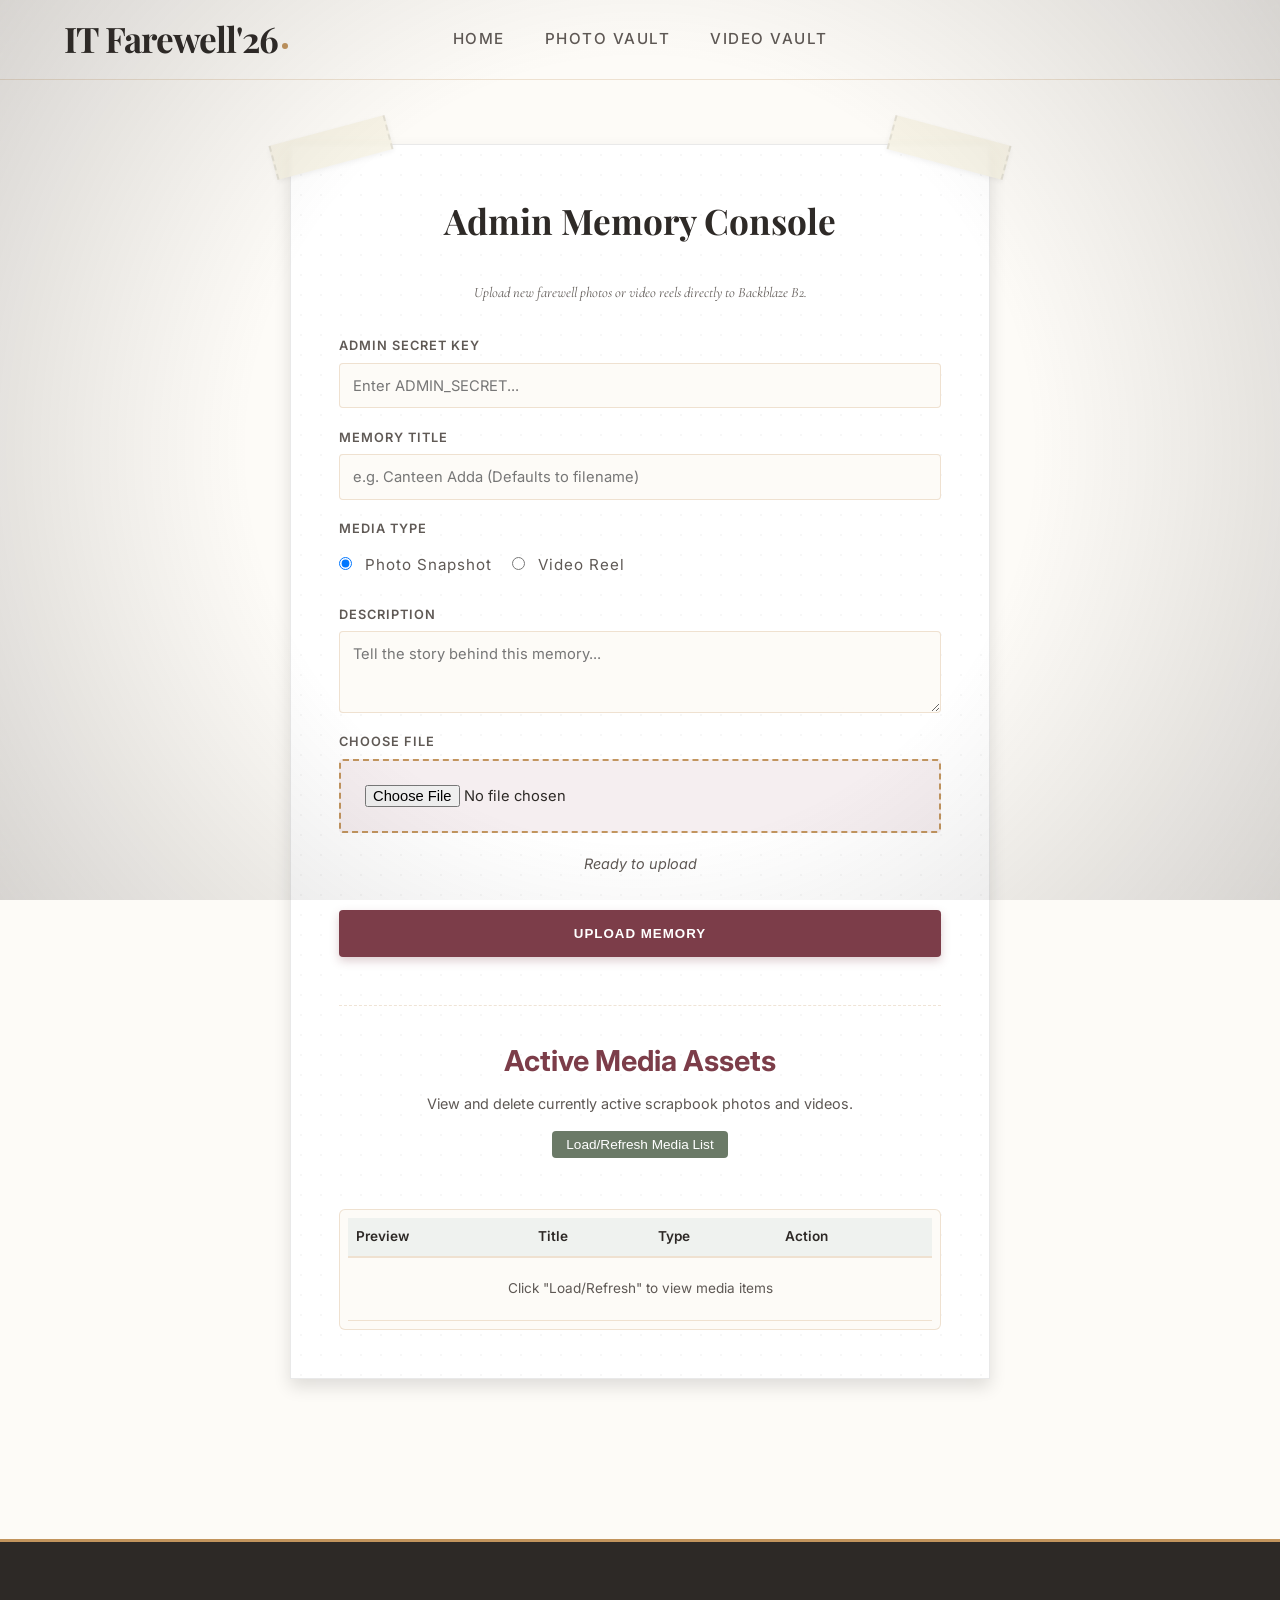
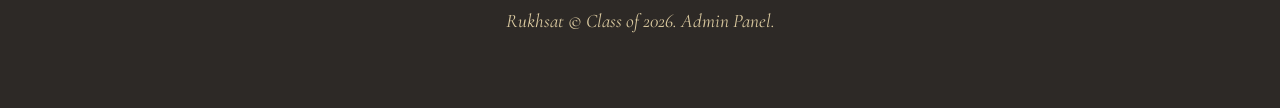
<file: admin.html>
<!doctype html>
<html lang="en">
    <head>
        <meta charset="UTF-8" />
        <meta
            name="viewport"
            content="width=device-width, initial-scale=1.0"
        />
        <title>Rukhsat — Admin Memory Console</title>
        <link
            rel="preconnect"
            href="https://fonts.googleapis.com"
        />
        <link
            rel="preconnect"
            href="https://fonts.gstatic.com"
            crossorigin
        />
        <link
            href="https://fonts.googleapis.com/css2?family=Caveat:wght@400..700&family=Cormorant+Garamond:ital,wght@0,300;0,400;0,600;1,300;1,400&family=Inter:wght@300;400;500;600&family=Playfair+Display:ital,wght@0,400..900;1,400..900&display=swap"
            rel="stylesheet"
        />
        <link rel="stylesheet" href="styles.css" />
        <style>
            .admin-container {
                max-width: 700px;
                margin: 4rem auto;
                width: 100%;
            }
            .admin-form-card {
                padding: 3rem;
            }
            .admin-title {
                font-family: var(--font-title);
                font-size: 2.2rem;
                color: var(--text-charcoal);
                text-align: center;
                margin-bottom: 2rem;
            }
            .progress-bar-container {
                width: 100%;
                height: 12px;
                background: var(--sage-green-light);
                border: 1px solid var(--border-sepia);
                border-radius: 6px;
                overflow: hidden;
                margin: 15px 0;
                display: none;
            }
            .progress-bar-fill {
                height: 100%;
                width: 0%;
                background: var(--rose-burgundy);
                transition: width 0.2s ease;
            }
            .status-text {
                font-size: 0.9rem;
                color: var(--text-muted);
                font-style: italic;
                text-align: center;
            }
            .admin-list-container {
                margin-top: 2.2rem;
                max-height: 250px;
                overflow-y: auto;
                border: 1.5px solid var(--border-sepia);
                background: var(--bg-linen);
                border-radius: 6px;
                padding: 0.5rem;
            }
            .admin-table {
                width: 100%;
                border-collapse: collapse;
                font-size: 0.85rem;
                text-align: left;
            }
            .admin-table th {
                background: var(--sage-green-light);
                color: var(--text-charcoal);
                font-weight: 600;
                padding: 8px;
                border-bottom: 2px solid var(--border-sepia);
                position: sticky;
                top: 0;
                z-index: 10;
            }
            .admin-table td {
                padding: 8px;
                border-bottom: 1px solid var(--border-sepia);
                vertical-align: middle;
                color: var(--text-charcoal);
            }
            .admin-table tr:hover {
                background: rgba(124, 61, 73, 0.05);
            }
            .btn-edit {
                background: #4a5d4e;
                color: white;
                border: none;
                padding: 4px 8px;
                border-radius: 4px;
                cursor: pointer;
                font-size: 0.75rem;
                margin-right: 5px;
                transition: background 0.2s ease;
            }
            .btn-edit:hover {
                background: #5b7461;
            }
            .btn-delete {
                background: #7c3d49;
                color: white;
                border: none;
                padding: 4px 8px;
                border-radius: 4px;
                cursor: pointer;
                font-size: 0.75rem;
                transition: background 0.2s ease;
            }
            .btn-delete:hover {
                background: #c33c54;
            }
            .btn-refresh {
                background: var(--sage-green);
                color: white;
                border: none;
                padding: 6px 14px;
                border-radius: 4px;
                cursor: pointer;
                font-size: 0.85rem;
                margin-bottom: 1rem;
                transition: opacity 0.2s ease;
            }
            .btn-refresh:hover {
                opacity: 0.9;
            }
            .media-thumbnail-mini {
                width: 40px;
                height: 40px;
                object-fit: cover;
                border-radius: 4px;
                border: 1px solid var(--border-sepia);
            }
            @media (max-width: 768px) {
                .admin-container {
                    margin: 2rem auto;
                    padding: 0 10px;
                }
                .admin-form-card {
                    padding: 1.5rem 1.2rem;
                }
                .admin-title {
                    font-size: 1.8rem;
                    margin-bottom: 1.5rem;
                }
                .admin-list-container {
                    margin-top: 1.5rem;
                }
                .admin-table th,
                .admin-table td {
                    padding: 6px;
                    font-size: 0.75rem;
                }
            }
        </style>
        <script src="security.js"></script>
    </head>
    <body>
        <div class="film-grain"></div>
        <div class="vignette"></div>

        <header class="navbar">
            <a href="index.html" class="logo"
                >IT Farewell'26</a
            >
            <nav class="nav-links">
                <a href="index.html">Home</a>
                <a href="photo-vault.html">Photo Vault</a>
                <a href="video-vault.html">Video Vault</a>
            </nav>
            <div class="header-actions">
                <button
                    class="hamburger-btn"
                    id="menu-toggle"
                    aria-label="Toggle Menu"
                >
                    <span></span>
                    <span></span>
                    <span></span>
                </button>
            </div>
        </header>

        <!-- Mobile Drawer Overlay -->
        <div class="nav-drawer" id="nav-drawer">
            <div class="drawer-header">
                <a href="index.html" class="logo"
                    >IT Farewell'26</a
                >
                <button
                    class="drawer-close-btn"
                    id="menu-close"
                    aria-label="Close Menu"
                >
                    &times;
                </button>
            </div>
            <nav class="drawer-links">
                <a href="index.html">Home</a>
                <a href="photo-vault.html">Photo Vault</a>
                <a href="video-vault.html">Video Vault</a>
            </nav>
        </div>

        <section
            class="admin-section"
            style="padding-top: 80px; min-height: 85vh"
        >
            <div class="admin-container">
                <div class="scrapbook-page admin-form-card">
                    <div
                        class="tape-sticker sticker-top-left"
                    ></div>
                    <div
                        class="tape-sticker sticker-top-right"
                    ></div>

                    <h2 class="admin-title">
                        Admin Memory Console
                    </h2>
                    <p
                        class="step-instruction"
                        style="
                            text-align: center;
                            margin-bottom: 2rem;
                        "
                    >
                        Upload new farewell photos or video
                        reels directly to Backblaze B2.
                    </p>

                    <form
                        id="admin-upload-form"
                        class="guestbook-form"
                    >
                        <div class="form-group">
                            <label for="admin-secret"
                                >Admin Secret Key</label
                            >
                            <input
                                type="password"
                                id="admin-secret"
                                placeholder="Enter ADMIN_SECRET..."
                                required
                            />
                        </div>

                        <div class="form-group">
                            <label for="media-title"
                                >Memory Title</label
                            >
                            <input
                                type="text"
                                id="media-title"
                                placeholder="e.g. Canteen Adda (Defaults to filename)"
                            />
                        </div>

                        <div class="form-group">
                            <label>Media Type</label>
                            <div
                                style="
                                    display: flex;
                                    gap: 20px;
                                    padding: 0.5rem 0;
                                "
                            >
                                <label
                                    style="
                                        font-size: 0.95rem;
                                        font-weight: normal;
                                        text-transform: none;
                                    "
                                    ><input
                                        type="radio"
                                        name="media-type"
                                        value="photo"
                                        checked
                                        style="
                                            width: auto;
                                            margin-right: 8px;
                                        "
                                    />
                                    Photo Snapshot</label
                                >
                                <label
                                    style="
                                        font-size: 0.95rem;
                                        font-weight: normal;
                                        text-transform: none;
                                    "
                                    ><input
                                        type="radio"
                                        name="media-type"
                                        value="video"
                                        style="
                                            width: auto;
                                            margin-right: 8px;
                                        "
                                    />
                                    Video Reel</label
                                >
                            </div>
                        </div>

                        <div
                            class="form-group"
                            id="duration-group"
                            style="display: none;"
                        >
                            <label for="media-duration"
                                >Duration (for
                                Videos)</label
                            >
                            <input
                                type="text"
                                id="media-duration"
                                placeholder="Auto-calculated..."
                                readonly
                                style="
                                    background: var(
                                        --bg-linen
                                    );
                                    color: var(
                                        --text-muted
                                    );
                                    cursor: not-allowed;
                                "
                            />
                        </div>

                        <div class="form-group">
                            <label for="media-desc"
                                >Description</label
                            >
                            <textarea
                                id="media-desc"
                                rows="3"
                                placeholder="Tell the story behind this memory..."
                            ></textarea>
                        </div>

                        <div class="form-group">
                            <label for="media-file"
                                >Choose File</label
                            >
                            <input
                                type="file"
                                id="media-file"
                                accept="video/*,image/*"
                                required
                                style="
                                    border: 2px dashed
                                        var(--sepia-gold);
                                    background: var(
                                        --rose-burgundy-light
                                    );
                                    padding: 1.5rem;
                                    text-align: center;
                                "
                            />
                        </div>

                        <div
                            class="progress-bar-container"
                            id="progress-container"
                        >
                            <div
                                class="progress-bar-fill"
                                id="progress-fill"
                            ></div>
                        </div>
                        <div
                            class="status-text"
                            id="upload-status"
                        >
                            Ready to upload
                        </div>

                        <button
                            type="submit"
                            class="submit-pin-btn"
                            style="margin-top: 1rem"
                        >
                            Upload Memory
                        </button>
                    </form>

                    <hr
                        style="
                            border: 0;
                            border-top: 1px dashed
                                var(--border-sepia);
                            margin: 3rem 0 2rem 0;
                        "
                    />
                    <h3
                        class="scribble"
                        style="
                            font-size: 1.8rem;
                            color: var(--rose-burgundy);
                            margin-bottom: 0.5rem;
                            text-align: center;
                        "
                    >
                        Active Media Assets
                    </h3>
                    <p
                        style="
                            font-size: 0.9rem;
                            color: var(--text-muted);
                            text-align: center;
                            margin-bottom: 1rem;
                        "
                    >
                        View and delete currently active
                        scrapbook photos and videos.
                    </p>
                    <div style="text-align: center">
                        <button
                            type="button"
                            id="refresh-media-btn"
                            class="btn-refresh"
                        >
                            Load/Refresh Media List
                        </button>
                    </div>
                    <div class="admin-list-container">
                        <table class="admin-table">
                            <thead>
                                <tr>
                                    <th>Preview</th>
                                    <th>Title</th>
                                    <th>Type</th>

                                    <th>Action</th>
                                </tr>
                            </thead>
                            <tbody id="admin-media-tbody">
                                <tr>
                                    <td
                                        colspan="5"
                                        style="
                                            text-align: center;
                                            color: var(
                                                --text-muted
                                            );
                                            padding: 20px
                                                10px;
                                        "
                                    >
                                        Click "Load/Refresh"
                                        to view media items
                                    </td>
                                </tr>
                            </tbody>
                        </table>
                    </div>
                </div>
            </div>
        </section>

        <footer class="footer">
            <p class="footer-text">
                Rukhsat © Class of 2026. Admin Panel.
            </p>
        </footer>

        <script>
            function compressImage(
                file,
                maxWidth,
                maxHeight,
                quality,
            ) {
                return new Promise((resolve, reject) => {
                    const reader = new FileReader();
                    reader.readAsDataURL(file);
                    reader.onload = (event) => {
                        const img = new Image();
                        img.src = event.target.result;
                        img.onload = () => {
                            let width = img.width;
                            let height = img.height;

                            if (
                                width > maxWidth ||
                                height > maxHeight
                            ) {
                                if (width > height) {
                                    height = Math.round(
                                        (height *
                                            maxWidth) /
                                            width,
                                    );
                                    width = maxWidth;
                                } else {
                                    width = Math.round(
                                        (width *
                                            maxHeight) /
                                            height,
                                    );
                                    height = maxHeight;
                                }
                            }

                            const canvas =
                                document.createElement(
                                    "canvas",
                                );
                            canvas.width = width;
                            canvas.height = height;

                            const ctx =
                                canvas.getContext("2d");
                            ctx.drawImage(
                                img,
                                0,
                                0,
                                width,
                                height,
                            );

                            canvas.toBlob(
                                (blob) => {
                                    if (blob) {
                                        // Keep original file base name but output as optimized webp
                                        const cleanName =
                                            file.name.replace(
                                                /\.[^/.]+$/,
                                                "",
                                            ) + ".webp";
                                        const compressedFile =
                                            new File(
                                                [blob],
                                                cleanName,
                                                {
                                                    type: "image/webp",
                                                    lastModified:
                                                        Date.now(),
                                                },
                                            );
                                        resolve(
                                            compressedFile,
                                        );
                                    } else {
                                        reject(
                                            new Error(
                                                "Canvas to Blob conversion failed",
                                            ),
                                        );
                                    }
                                },
                                "image/webp",
                                quality,
                            );
                        };
                        img.onerror = (err) => reject(err);
                    };
                    reader.onerror = (err) => reject(err);
                });
            }

            document.addEventListener(
                "DOMContentLoaded",
                () => {
                    const form = document.getElementById(
                        "admin-upload-form",
                    );
                    const fileInput =
                        document.getElementById(
                            "media-file",
                        );
                    const durationGroup =
                        document.getElementById(
                            "duration-group",
                        );
                    const progressContainer =
                        document.getElementById(
                            "progress-container",
                        );
                    const progressFill =
                        document.getElementById(
                            "progress-fill",
                        );
                    const statusText =
                        document.getElementById(
                            "upload-status",
                        );

                    // Toggle duration input based on media type
                    document
                        .querySelectorAll(
                            'input[name="media-type"]',
                        )
                        .forEach((radio) => {
                            radio.addEventListener(
                                "change",
                                (e) => {
                                    if (
                                        e.target.value ===
                                        "photo"
                                    ) {
                                        durationGroup.style.display =
                                            "none";
                                    } else {
                                        durationGroup.style.display =
                                            "flex";
                                    }
                                },
                            );
                        });

                    // Auto-calculate video duration
                    fileInput.addEventListener(
                        "change",
                        (e) => {
                            const file = e.target.files[0];
                            if (!file) return;

                            if (
                                file.type.startsWith(
                                    "video/",
                                )
                            ) {
                                document.getElementById(
                                    "media-duration",
                                ).value = "Calculating...";
                                const videoElement =
                                    document.createElement(
                                        "video",
                                    );
                                videoElement.preload =
                                    "metadata";
                                videoElement.onloadedmetadata =
                                    function () {
                                        window.URL.revokeObjectURL(
                                            videoElement.src,
                                        );
                                        const totalSeconds =
                                            Math.round(
                                                videoElement.duration,
                                            );
                                        const minutes =
                                            Math.floor(
                                                totalSeconds /
                                                    60,
                                            );
                                        const seconds =
                                            totalSeconds %
                                            60;
                                        const formatted = `${minutes}:${seconds.toString().padStart(2, "0")}`;
                                        document.getElementById(
                                            "media-duration",
                                        ).value = formatted;
                                    };
                                videoElement.src =
                                    URL.createObjectURL(
                                        file,
                                    );
                            }
                        },
                    );

                    // Handle Media Upload
                    form.addEventListener("submit", (e) => {
                        e.preventDefault();

                        const secret =
                            document.getElementById(
                                "admin-secret",
                            ).value;
                        let title = document
                            .getElementById("media-title")
                            .value.trim();
                        const type = document.querySelector(
                            'input[name="media-type"]:checked',
                        ).value;
                        const duration =
                            type === "video"
                                ? document.getElementById(
                                      "media-duration",
                                  ).value
                                : "";
                        const description =
                            document.getElementById(
                                "media-desc",
                            ).value;
                        const file = fileInput.files[0];

                        if (!file) return;

                        if (!title) {
                            title = file.name.replace(
                                /\.[^/.]+$/,
                                "",
                            );
                        }

                        progressContainer.style.display =
                            "block";
                        progressFill.style.width = "0%";

                        if (type === "photo") {
                            statusText.textContent =
                                "Optimizing image for fast loading...";
                            // Resize to max 1920x1920 and compress with 80% quality
                            compressImage(
                                file,
                                1920,
                                1920,
                                0.7,
                            )
                                .then((optimizedFile) => {
                                    startUpload(
                                        optimizedFile,
                                    );
                                })
                                .catch((err) => {
                                    console.warn(
                                        "Image compression failed, using original:",
                                        err,
                                    );
                                    startUpload(file);
                                });
                        } else {
                            startUpload(file);
                        }

                        function startUpload(fileToUpload) {
                            statusText.textContent =
                                "Requesting upload authorization...";

                            fetch("/api/graphql", {
                                method: "POST",
                                headers: {
                                    "Content-Type":
                                        "application/json",
                                },
                                body: JSON.stringify({
                                    query: `
                mutation GenerateUploadURL($secret: String!, $filename: String!) {
                  generateUploadURL(secret: $secret, filename: $filename) {
                    uploadUrl
                    publicUrl
                    key
                  }
                }
              `,
                                    variables: {
                                        secret: secret,
                                        filename:
                                            fileToUpload.name,
                                    },
                                }),
                            })
                                .then(async (res) => {
                                    const result =
                                        await res.json();
                                    if (result.errors)
                                        throw new Error(
                                            result.errors[0]
                                                .message ||
                                                "Failed to authorize upload",
                                        );
                                    return result.data
                                        .generateUploadURL;
                                })
                                .then((authData) => {
                                    statusText.textContent =
                                        "Uploading file directly to storage...";

                                    const xhr =
                                        new XMLHttpRequest();
                                    xhr.open(
                                        "PUT",
                                        authData.uploadUrl,
                                        true,
                                    );
                                    xhr.setRequestHeader(
                                        "Content-Type",
                                        fileToUpload.type,
                                    );

                                    xhr.upload.onprogress =
                                        (evt) => {
                                            if (
                                                evt.lengthComputable
                                            ) {
                                                const percentComplete =
                                                    Math.round(
                                                        (evt.loaded /
                                                            evt.total) *
                                                            100,
                                                    );
                                                progressFill.style.width =
                                                    percentComplete +
                                                    "%";
                                                statusText.textContent = `Uploading: ${percentComplete}% (${Math.round((evt.loaded / 1024 / 1024) * 10) / 10}MB / ${Math.round((evt.total / 1024 / 1024) * 10) / 10}MB)`;
                                            }
                                        };

                                    xhr.onload = () => {
                                        if (
                                            xhr.status ===
                                            200
                                        ) {
                                            statusText.textContent =
                                                "Saving file metadata to database...";

                                            fetch(
                                                "/api/graphql",
                                                {
                                                    method: "POST",
                                                    headers:
                                                        {
                                                            "Content-Type":
                                                                "application/json",
                                                        },
                                                    body: JSON.stringify(
                                                        {
                                                            query: `
                      mutation SaveMediaMetadata($secret: String!, $url: String!, $title: String!, $type: String!, $description: String, $duration: String) {
                        saveMediaMetadata(secret: $secret, url: $url, title: $title, type: $type, description: $description, duration: $duration) {
                          id
                        }
                      }
                    `,
                                                            variables:
                                                                {
                                                                    secret: secret,
                                                                    url: authData.publicUrl,
                                                                    title: title,
                                                                    type: type,
                                                                    description:
                                                                        description,
                                                                    duration:
                                                                        duration,
                                                                },
                                                        },
                                                    ),
                                                },
                                            )
                                                .then(
                                                    async (
                                                        res,
                                                    ) => {
                                                        const result =
                                                            await res.json();
                                                        if (
                                                            result.errors
                                                        )
                                                            throw new Error(
                                                                result
                                                                    .errors[0]
                                                                    .message ||
                                                                    "Failed to save metadata",
                                                            );
                                                        return result
                                                            .data
                                                            .saveMediaMetadata;
                                                    },
                                                )
                                                .then(
                                                    () => {
                                                        statusText.textContent =
                                                            "Upload Complete! Memory is live.";
                                                        progressFill.style.background =
                                                            "#6b7a67";
                                                        alert(
                                                            "Success! Memory is now live in the vault.",
                                                        );
                                                        const savedSecret =
                                                            document.getElementById(
                                                                "admin-secret",
                                                            ).value;
                                                        form.reset();
                                                        document.getElementById(
                                                            "admin-secret",
                                                        ).value =
                                                            savedSecret;
                                                        durationGroup.style.display =
                                                            "flex";
                                                        progressContainer.style.display =
                                                            "none";
                                                    },
                                                )
                                                .catch(
                                                    (
                                                        err,
                                                    ) => {
                                                        statusText.textContent =
                                                            "Metadata Save Failed";
                                                        alert(
                                                            "Error saving metadata to database: " +
                                                                err.message,
                                                        );
                                                    },
                                                );
                                        } else {
                                            statusText.textContent =
                                                "Storage Upload Failed";
                                            alert(
                                                "Error uploading file to storage bucket. Status: " +
                                                    xhr.status,
                                            );
                                        }
                                    };

                                    xhr.onerror = () => {
                                        statusText.textContent =
                                            "Network Error during upload";
                                        alert(
                                            "A network error occurred while uploading to storage.",
                                        );
                                    };

                                    xhr.send(fileToUpload);
                                })
                                .catch((err) => {
                                    progressContainer.style.display =
                                        "none";
                                    statusText.textContent =
                                        "Authorization Failed";
                                    alert(
                                        "Upload authorization failed: " +
                                            err.message,
                                    );
                                });
                        }
                    });

                    // Media list refresh and delete logic
                    const refreshMediaBtn =
                        document.getElementById(
                            "refresh-media-btn",
                        );
                    const mediaTbody =
                        document.getElementById(
                            "admin-media-tbody",
                        );

                    function loadMediaList() {
                        mediaTbody.innerHTML = `<tr><td colspan="4" style="text-align: center; color: var(--text-muted); padding: 20px 10px;">Loading media assets...</td></tr>`;

                        fetch("/api/graphql", {
                            method: "POST",
                            headers: {
                                "Content-Type":
                                    "application/json",
                            },
                            body: JSON.stringify({
                                query: `
              query ListMedia {
                listMedia {
                  id
                  url
                  title
                  type
                }
              }
            `,
                            }),
                        })
                            .then((res) => {
                                if (!res.ok)
                                    throw new Error(
                                        "Failed to load media list",
                                    );
                                return res.json();
                            })
                            .then((result) => {
                                if (result.errors)
                                    throw new Error(
                                        result.errors[0]
                                            .message,
                                    );
                                const data =
                                    result.data.listMedia;
                                mediaTbody.innerHTML = "";
                                if (data.length === 0) {
                                    mediaTbody.innerHTML = `<tr><td colspan="4" style="text-align: center; color: var(--text-muted); padding: 20px 10px;">No media assets found in database.</td></tr>`;
                                    return;
                                }

                                data.forEach((item) => {
                                    const tr =
                                        document.createElement(
                                            "tr",
                                        );

                                    let previewHtml = "";
                                    if (
                                        item.type ===
                                        "photo"
                                    ) {
                                        previewHtml = `<img src="${item.url}" class="media-thumbnail-mini" alt="Preview">`;
                                    } else {
                                        previewHtml = `<video src="${item.url}#t=0.1" preload="metadata" muted playsinline style="width: 40px; height: 40px; object-fit: cover; border-radius: 4px; border: 1px solid var(--border-sepia);"></video>`;
                                    }

                                    tr.innerHTML = `
                <td>${previewHtml}</td>
                <td style="font-weight: 500;">${item.title}</td>
                <td><span style="text-transform: capitalize;">${item.type}</span></td>
                <td>
                  <button class="btn-edit" data-id="${item.id}" data-title="${item.title.replace(/"/g, "&quot;")}" data-desc="${(item.description || "").replace(/"/g, "&quot;")}">Edit</button>
                  <button class="btn-delete" data-id="${item.id}">Delete</button>
                </td>
              `;

                                    tr.querySelector(
                                        ".btn-delete",
                                    ).addEventListener(
                                        "click",
                                        (e) => {
                                            const mediaId =
                                                e.target.getAttribute(
                                                    "data-id",
                                                );
                                            const secret =
                                                document.getElementById(
                                                    "admin-secret",
                                                ).value;
                                            if (!secret) {
                                                alert(
                                                    "Please enter your Admin Secret Key in the upload form first.",
                                                );
                                                document
                                                    .getElementById(
                                                        "admin-secret",
                                                    )
                                                    .focus();
                                                return;
                                            }

                                            if (
                                                !confirm(
                                                    `Are you sure you want to permanently delete the media asset "${item.title}" from the database and Backblaze B2 storage?`,
                                                )
                                            ) {
                                                return;
                                            }

                                            e.target.disabled = true;
                                            e.target.textContent =
                                                "Deleting...";

                                            fetch(
                                                "/api/graphql",
                                                {
                                                    method: "POST",
                                                    headers:
                                                        {
                                                            "Content-Type":
                                                                "application/json",
                                                        },
                                                    body: JSON.stringify(
                                                        {
                                                            query: `
                      mutation DeleteMedia($secret: String!, $id: ID!) {
                        deleteMedia(secret: $secret, id: $id)
                      }
                    `,
                                                            variables:
                                                                {
                                                                    secret: secret,
                                                                    id: mediaId,
                                                                },
                                                        },
                                                    ),
                                                },
                                            )
                                                .then(
                                                    async (
                                                        res,
                                                    ) => {
                                                        const result =
                                                            await res.json();
                                                        if (
                                                            result.errors
                                                        )
                                                            throw new Error(
                                                                result
                                                                    .errors[0]
                                                                    .message ||
                                                                    "Failed to delete media asset",
                                                            );
                                                        return result.data;
                                                    },
                                                )
                                                .then(
                                                    () => {
                                                        alert(
                                                            "Media asset deleted successfully!",
                                                        );
                                                        loadMediaList();
                                                    },
                                                )
                                                .catch(
                                                    (
                                                        err,
                                                    ) => {
                                                        alert(
                                                            "Error deleting media: " +
                                                                err.message,
                                                        );
                                                        e.target.disabled = false;
                                                        e.target.textContent =
                                                            "Delete";
                                                    },
                                                );
                                        },
                                    );

                                    tr.querySelector(
                                        ".btn-edit",
                                    ).addEventListener(
                                        "click",
                                        (e) => {
                                            const btn =
                                                e.target;
                                            const mediaId =
                                                btn.getAttribute(
                                                    "data-id",
                                                );
                                            const currentTitle =
                                                btn.getAttribute(
                                                    "data-title",
                                                );
                                            const currentDesc =
                                                btn.getAttribute(
                                                    "data-desc",
                                                );

                                            const secret =
                                                document.getElementById(
                                                    "admin-secret",
                                                ).value;
                                            if (!secret) {
                                                alert(
                                                    "Please enter your Admin Secret Key in the upload form first.",
                                                );
                                                document
                                                    .getElementById(
                                                        "admin-secret",
                                                    )
                                                    .focus();
                                                return;
                                            }

                                            const newTitle =
                                                prompt(
                                                    "Enter new title for this media:",
                                                    currentTitle,
                                                );
                                            if (
                                                newTitle ===
                                                null
                                            )
                                                return;
                                            if (
                                                newTitle.trim() ===
                                                ""
                                            ) {
                                                alert(
                                                    "Title cannot be empty.",
                                                );
                                                return;
                                            }

                                            const newDesc =
                                                prompt(
                                                    "Enter new description (optional):",
                                                    currentDesc,
                                                );
                                            if (
                                                newDesc ===
                                                null
                                            )
                                                return;

                                            btn.disabled = true;
                                            btn.textContent =
                                                "Saving...";

                                            fetch(
                                                "/api/graphql",
                                                {
                                                    method: "POST",
                                                    headers:
                                                        {
                                                            "Content-Type":
                                                                "application/json",
                                                        },
                                                    body: JSON.stringify(
                                                        {
                                                            query: `
                                                  mutation UpdateMediaMetadata($secret: String!, $id: ID!, $title: String!, $description: String) {
                                                    updateMediaMetadata(secret: $secret, id: $id, title: $title, description: $description) {
                                                      id
                                                      title
                                                    }
                                                  }
                                                `,
                                                            variables:
                                                                {
                                                                    secret,
                                                                    id: mediaId,
                                                                    title: newTitle.trim(),
                                                                    description:
                                                                        newDesc.trim(),
                                                                },
                                                        },
                                                    ),
                                                },
                                            )
                                                .then(
                                                    async (
                                                        res,
                                                    ) => {
                                                        const result =
                                                            await res.json();
                                                        if (
                                                            result.errors
                                                        )
                                                            throw new Error(
                                                                result
                                                                    .errors[0]
                                                                    .message ||
                                                                    "Failed to update media",
                                                            );
                                                        loadMediaList();
                                                    },
                                                )
                                                .catch(
                                                    (
                                                        err,
                                                    ) => {
                                                        alert(
                                                            "Error updating media: " +
                                                                err.message,
                                                        );
                                                        btn.disabled = false;
                                                        btn.textContent =
                                                            "Edit";
                                                    },
                                                );
                                        },
                                    );

                                    mediaTbody.appendChild(
                                        tr,
                                    );
                                });
                            })
                            .catch((err) => {
                                mediaTbody.innerHTML = `<tr><td colspan="5" style="text-align: center; color: #7c3d49; padding: 20px 10px; font-weight: bold;">Error: ${err.message}</td></tr>`;
                            });
                    }

                    refreshMediaBtn.addEventListener(
                        "click",
                        loadMediaList,
                    );

                    // Mobile Navigation Drawer Toggle
                    const menuToggle =
                        document.getElementById(
                            "menu-toggle",
                        );
                    const menuClose =
                        document.getElementById(
                            "menu-close",
                        );
                    const navDrawer =
                        document.getElementById(
                            "nav-drawer",
                        );

                    function openDrawer() {
                        if (navDrawer) {
                            navDrawer.classList.add("open");
                            document.body.style.overflow =
                                "hidden";
                        }
                    }

                    function closeDrawer() {
                        if (navDrawer) {
                            navDrawer.classList.remove(
                                "open",
                            );
                            document.body.style.overflow =
                                "auto";
                        }
                    }

                    if (menuToggle)
                        menuToggle.addEventListener(
                            "click",
                            openDrawer,
                        );
                    if (menuClose)
                        menuClose.addEventListener(
                            "click",
                            closeDrawer,
                        );

                    const drawerLinks =
                        navDrawer?.querySelectorAll("a");
                    if (drawerLinks) {
                        drawerLinks.forEach((link) => {
                            link.addEventListener(
                                "click",
                                closeDrawer,
                            );
                        });
                    }
                },
            );
        </script>
    </body>
</html>
</file>
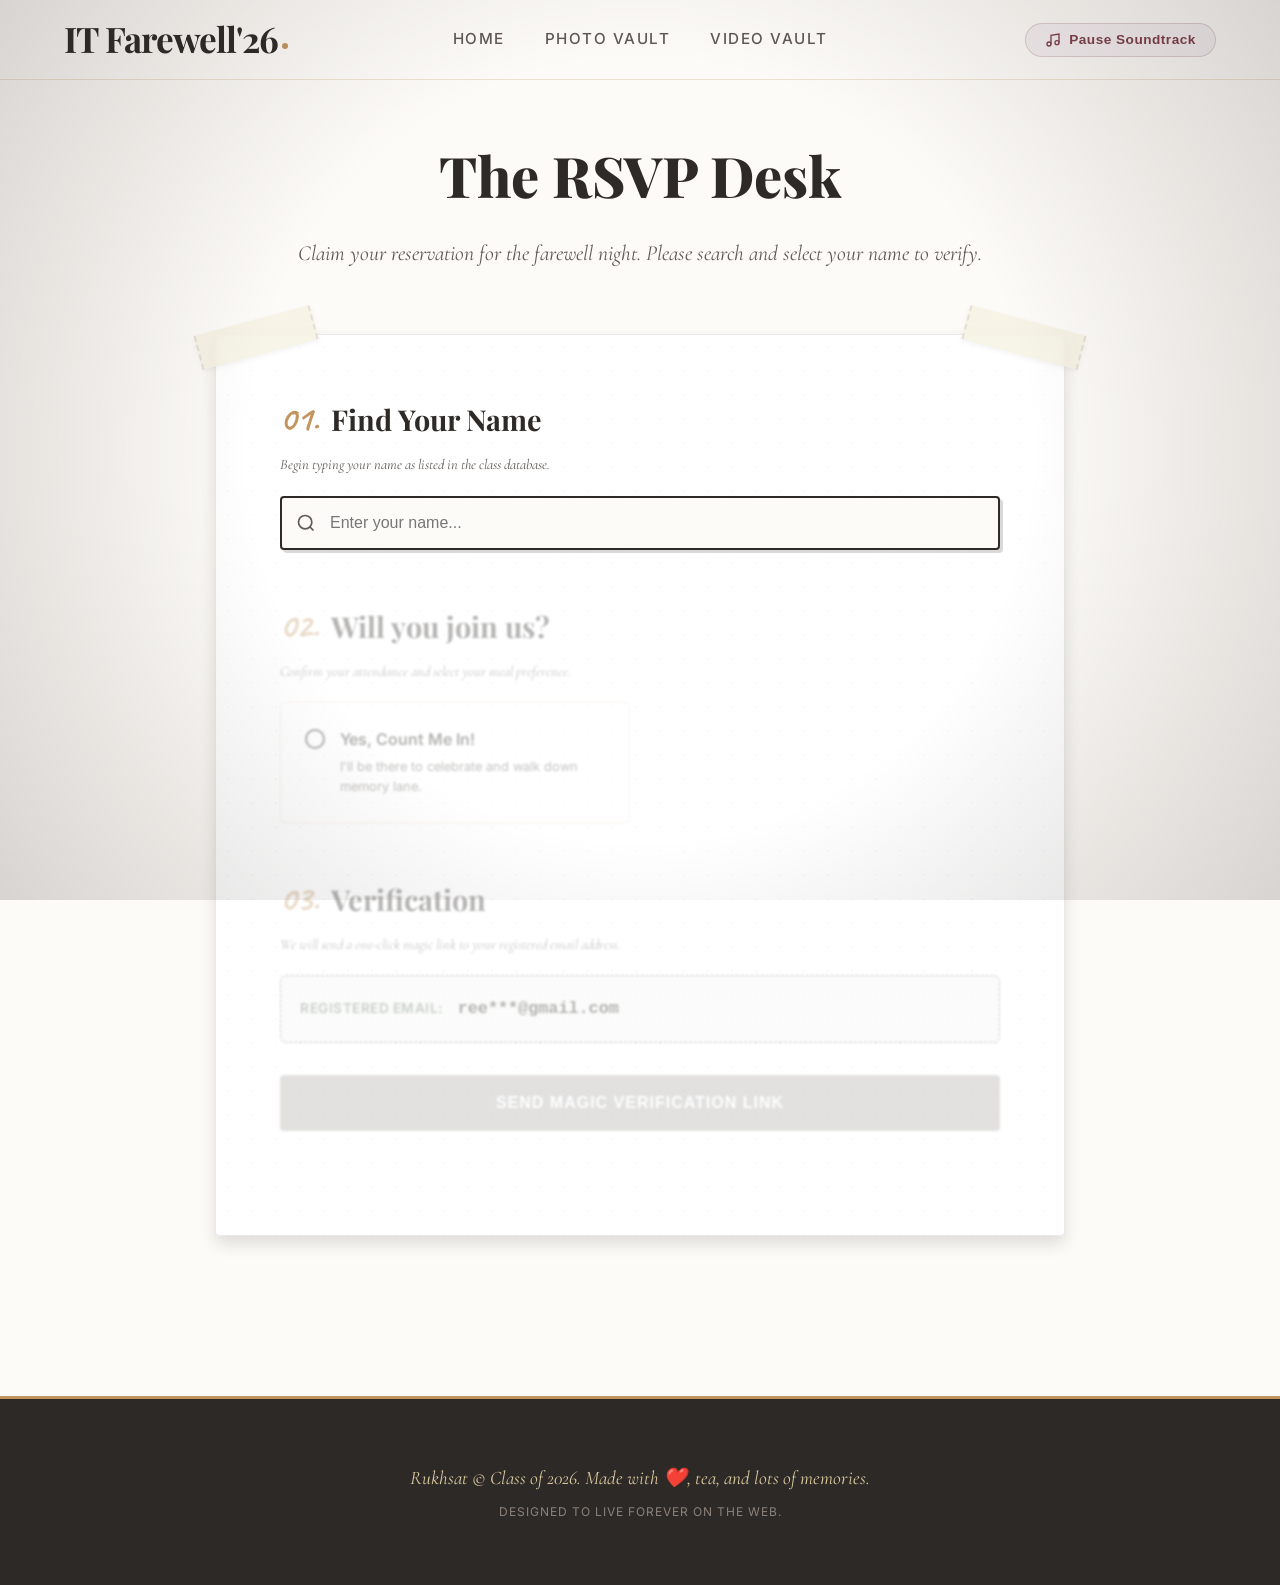
<file: rsvp.html>
<!doctype html>
<html lang="en">
    <head>
        <meta charset="UTF-8" />
        <meta
            name="viewport"
            content="width=device-width, initial-scale=1.0"
        />
        <title>Rukhsat — RSVP Desk</title>
        <link
            rel="preconnect"
            href="https://fonts.googleapis.com"
        />
        <link
            rel="preconnect"
            href="https://fonts.gstatic.com"
            crossorigin
        />
        <link
            href="https://fonts.googleapis.com/css2?family=Caveat:wght@400..700&family=Cormorant+Garamond:ital,wght@0,300;0,400;0,600;1,300;1,400&family=Inter:wght@300;400;500;600&family=Playfair+Display:ital,wght@0,400..900;1,400..900&display=swap"
            rel="stylesheet"
        />
        <link rel="stylesheet" href="styles.css" />
        <script src="security.js"></script>
    </head>
    <body>
        <div class="film-grain"></div>
        <div class="vignette"></div>

        <audio
            id="bg-audio"
            loop
            autoplay
            data-track-title="Mehmaan"
        >
            <source
                src="audio/rajasthani.mp3"
                type="audio/mpeg"
            />
        </audio>

        <header class="navbar">
            <a href="index.html" class="logo">IT Farewell'26</a>
            <nav class="nav-links">
                <a href="index.html">Home</a>
                <a href="photo-vault.html">Photo Vault</a>
                <a href="video-vault.html">Video Vault</a>
            </nav>
            <div class="header-actions">
                <button
                    class="music-toggle-btn"
                    id="music-quick-btn"
                    title="Toggle Background Music"
                >
                    <svg
                        xmlns="http://www.w3.org/2000/svg"
                        viewBox="0 0 24 24"
                        fill="none"
                        stroke="currentColor"
                        stroke-width="2"
                        class="music-icon paused"
                    >
                        <path d="M9 18V5l12-2v13"></path>
                        <circle
                            cx="6"
                            cy="18"
                            r="3"
                        ></circle>
                        <circle
                            cx="18"
                            cy="16"
                            r="3"
                        ></circle>
                    </svg>
                    <span class="music-status-text"
                        >Play Soundtrack</span
                    >
                </button>
                <button
                    class="hamburger-btn"
                    id="menu-toggle"
                    aria-label="Toggle Menu"
                >
                    <span></span>
                    <span></span>
                    <span></span>
                </button>
            </div>
        </header>

        <!-- Mobile Drawer Overlay -->
        <div class="nav-drawer" id="nav-drawer">
            <div class="drawer-header">
                <a href="index.html" class="logo">IT Farewell'26</a>
                <button
                    class="drawer-close-btn"
                    id="menu-close"
                    aria-label="Close Menu"
                >
                    &times;
                </button>
            </div>
            <nav class="drawer-links">
                <a href="index.html">Home</a>
                <a href="photo-vault.html">Photo Vault</a>
                <a href="video-vault.html">Video Vault</a>
                <a href="rsvp.html" class="active"
                    >RSVP Desk</a
                >
            </nav>
        </div>

        <section
            class="rsvp-section"
            style="padding-top: 130px; min-height: 90vh"
        >
            <div class="section-header">
                <h2 class="section-title">The RSVP Desk</h2>
                <p class="section-desc">
                    Claim your reservation for the farewell
                    night. Please search and select your
                    name to verify.
                </p>
            </div>

            <div class="rsvp-container">
                <div class="scrapbook-page rsvp-card">
                    <div
                        class="tape-sticker sticker-top-left"
                    ></div>
                    <div
                        class="tape-sticker sticker-top-right"
                    ></div>

                    <form
                        id="rsvp-form"
                        class="rsvp-flow-form"
                    >
                        <!-- Step 1: Student Lookup -->
                        <div
                            class="rsvp-step"
                            id="step-lookup"
                        >
                            <h3 class="step-title">
                                <span class="step-num"
                                    >01.</span
                                >
                                Find Your Name
                            </h3>
                            <p class="step-instruction">
                                Begin typing your name as
                                listed in the class
                                database.
                            </p>
                            <div
                                class="search-wrapper lookup-wrapper"
                            >
                                <input
                                    type="text"
                                    id="student-search-input"
                                    placeholder="Enter your name..."
                                    autocomplete="off"
                                />
                                <svg
                                    class="search-icon"
                                    viewBox="0 0 24 24"
                                    fill="none"
                                    stroke="currentColor"
                                    stroke-width="2"
                                >
                                    <circle
                                        cx="11"
                                        cy="11"
                                        r="8"
                                    ></circle>
                                    <line
                                        x1="21"
                                        y1="21"
                                        x2="16.65"
                                        y2="16.65"
                                    ></line>
                                </svg>
                                <div
                                    id="autocomplete-dropdown"
                                    class="autocomplete-dropdown hidden"
                                ></div>
                            </div>
                            <div
                                id="selected-student-pill"
                                class="selected-student-pill hidden"
                            >
                                <span
                                    class="student-pill-name"
                                    >Selected: Reetam
                                    Shyamal</span
                                >
                                <button
                                    type="button"
                                    id="clear-student-btn"
                                    class="clear-pill-btn"
                                >
                                    &times;
                                </button>
                            </div>

                            <!-- Privacy RSVP Done Card -->
                            <div
                                id="rsvp-privacy-card"
                                class="rsvp-privacy-card hidden"
                            >
                                <div
                                    class="privacy-card-inner"
                                >
                                    <span
                                        class="privacy-card-icon"
                                        >🌸</span
                                    >
                                    <h4
                                        class="privacy-card-title scribble"
                                    >
                                        "RSVP Completed!"
                                    </h4>
                                    <p
                                        class="privacy-card-text"
                                    >
                                        Your RSVP has
                                        already been
                                        completed and
                                        verified. See you
                                        soon!
                                    </p>
                                </div>
                            </div>
                        </div>

                        <!-- Step 2: Attendance Details -->
                        <div
                            class="rsvp-step locked"
                            id="step-details"
                        >
                            <h3 class="step-title">
                                <span class="step-num"
                                    >02.</span
                                >
                                Will you join us?
                            </h3>
                            <p class="step-instruction">
                                Confirm your attendance and
                                select your meal preference.
                            </p>

                            <div class="rsvp-choices-grid">
                                <div
                                    class="choice-card attendance-card"
                                    data-val="confirmed"
                                >
                                    <div
                                        class="choice-box"
                                    ></div>
                                    <div
                                        class="choice-content"
                                    >
                                        <h4
                                            class="choice-title"
                                        >
                                            Yes, Count Me
                                            In!
                                        </h4>
                                        <p
                                            class="choice-subtitle"
                                        >
                                            I'll be there to
                                            celebrate and
                                            walk down memory
                                            lane.
                                        </p>
                                    </div>
                                </div>
                            </div>

                            <div
                                id="food-preference-section"
                                class="food-preference-section hidden"
                            >
                                <h4
                                    class="food-section-title"
                                >
                                    Select Food Preference
                                </h4>
                                <div
                                    class="rsvp-choices-grid small-choices"
                                >
                                    <div
                                        class="choice-card food-card active"
                                        data-val="veg"
                                    >
                                        <div
                                            class="choice-box"
                                        ></div>
                                        <div
                                            class="choice-content"
                                        >
                                            <h5
                                                class="choice-title"
                                            >
                                                Vegetarian
                                            </h5>
                                        </div>
                                    </div>
                                    <div
                                        class="choice-card food-card"
                                        data-val="non-veg"
                                    >
                                        <div
                                            class="choice-box"
                                        ></div>
                                        <div
                                            class="choice-content"
                                        >
                                            <h5
                                                class="choice-title"
                                            >
                                                Non-Vegetarian
                                            </h5>
                                        </div>
                                    </div>
                                </div>
                            </div>

                            <div
                                id="phone-number-section"
                                class="phone-number-section hidden"
                                style="margin-top: 1.5rem"
                            >
                                <h4
                                    class="food-section-title"
                                >
                                    Contact Number
                                </h4>
                                <br />
                                <div
                                    class="search-wrapper"
                                    style="max-width: 100%"
                                >
                                    <input
                                        type="tel"
                                        id="student-phone-input"
                                        placeholder="Enter 10-digit number..."
                                        pattern="[0-9]{10}"
                                        maxlength="10"
                                        style="
                                            padding-left: 1.5rem;
                                            width: 100%;
                                            border: 2px
                                                solid
                                                var(
                                                    --text-charcoal
                                                );
                                            border-radius: 4px;
                                            padding: 0.8rem
                                                1.5rem;
                                            background: var(
                                                --bg-linen
                                            );
                                            outline: none;
                                        "
                                        required
                                    />
                                </div>
                            </div>

                            <div
                                id="reading-preference-section"
                                class="food-selection-section hidden"
                                style="margin-top: 1.5rem"
                            >
                                <h4
                                    class="food-section-title"
                                >
                                    Do you like to read?
                                </h4>
                                <p
                                    class="step-instruction"
                                    style="
                                        font-size: 0.9rem;
                                        margin-bottom: 0.8rem;
                                    "
                                >
                                    Are you an avid reader?
                                </p>
                                <div
                                    class="rsvp-choices-grid small-choices"
                                >
                                    <div
                                        class="choice-card reading-card active"
                                        data-val="yes"
                                    >
                                        <div
                                            class="choice-box"
                                        ></div>
                                        <div
                                            class="choice-content"
                                        >
                                            <h5
                                                class="choice-title"
                                            >
                                                Yes
                                            </h5>
                                        </div>
                                    </div>
                                    <div
                                        class="choice-card reading-card"
                                        data-val="no"
                                    >
                                        <div
                                            class="choice-box"
                                        ></div>
                                        <div
                                            class="choice-content"
                                        >
                                            <h5
                                                class="choice-title"
                                            >
                                                No
                                            </h5>
                                        </div>
                                    </div>
                                </div>
                            </div>
                        </div>

                        <!-- Step 3: Magic Verification link -->
                        <div
                            class="rsvp-step locked"
                            id="step-verify"
                        >
                            <h3 class="step-title">
                                <span class="step-num"
                                    >03.</span
                                >
                                Verification
                            </h3>
                            <p
                                class="step-instruction"
                                id="verification-text"
                            >
                                We will send a one-click
                                magic link to your
                                registered email address.
                            </p>

                            <div
                                class="verify-email-display"
                                id="email-display-container"
                            >
                                <span class="email-label"
                                    >Registered Email:</span
                                >
                                <span
                                    class="email-value"
                                    id="student-email-masked"
                                    >ree***@gmail.com</span
                                >
                            </div>

                            <button
                                type="submit"
                                class="submit-pin-btn rsvp-submit-btn"
                                id="rsvp-submit-btn"
                                disabled
                            >
                                Send Magic Verification Link
                            </button>
                        </div>
                    </form>

                    <!-- Loading & Success states -->
                    <div
                        id="rsvp-status-overlay"
                        class="rsvp-overlay hidden"
                    >
                        <div class="status-box">
                            <div
                                class="loader-spinner"
                            ></div>
                            <h4 class="status-title">
                                Sending Verification Link...
                            </h4>
                            <p class="status-desc">
                                Connecting to the database
                                and sending mail via SMTP.
                            </p>
                        </div>
                    </div>

                    <div
                        id="rsvp-success-overlay"
                        class="rsvp-overlay hidden"
                    >
                        <div class="status-box success-box">
                            <div class="success-seal">
                                !
                            </div>
                            <h4
                                class="status-title scribble"
                            >
                                "Verification Pending!"
                            </h4>
                            <p class="status-desc">
                                We have sent a one-click
                                magic verification link to
                                your registered email
                                address.
                            </p>
                            <p class="status-subdesc">
                                Please open your inbox or
                                spam, click the verification
                                link, and your invitation
                                card along with your entry
                                QR code will be emailed to
                                you immediately.
                            </p>
                            <p style="font-weight: bold; font-size: 1.4rem; color: var(--rose-burgundy); margin-top: 15px;">
                                If you don't find the mail, check the spam!
                            </p>
                            <a
                                href="index.html"
                                class="filter-btn active"
                                style="
                                    margin-top: 10px;
                                    display: inline-block;
                                "
                                >Return Home</a
                            >
                        </div>
                    </div>
                </div>
            </div>
        </section>

        <footer class="footer">
            <p class="footer-text">
                Rukhsat © Class of 2026. Made with ❤️, tea,
                and lots of memories.
            </p>
            <p class="footer-subtext">
                Designed to live forever on the web.
            </p>
        </footer>

        <script src="app.js"></script>
        <script src="rsvp.js"></script>
    </body>
</html>
</file>
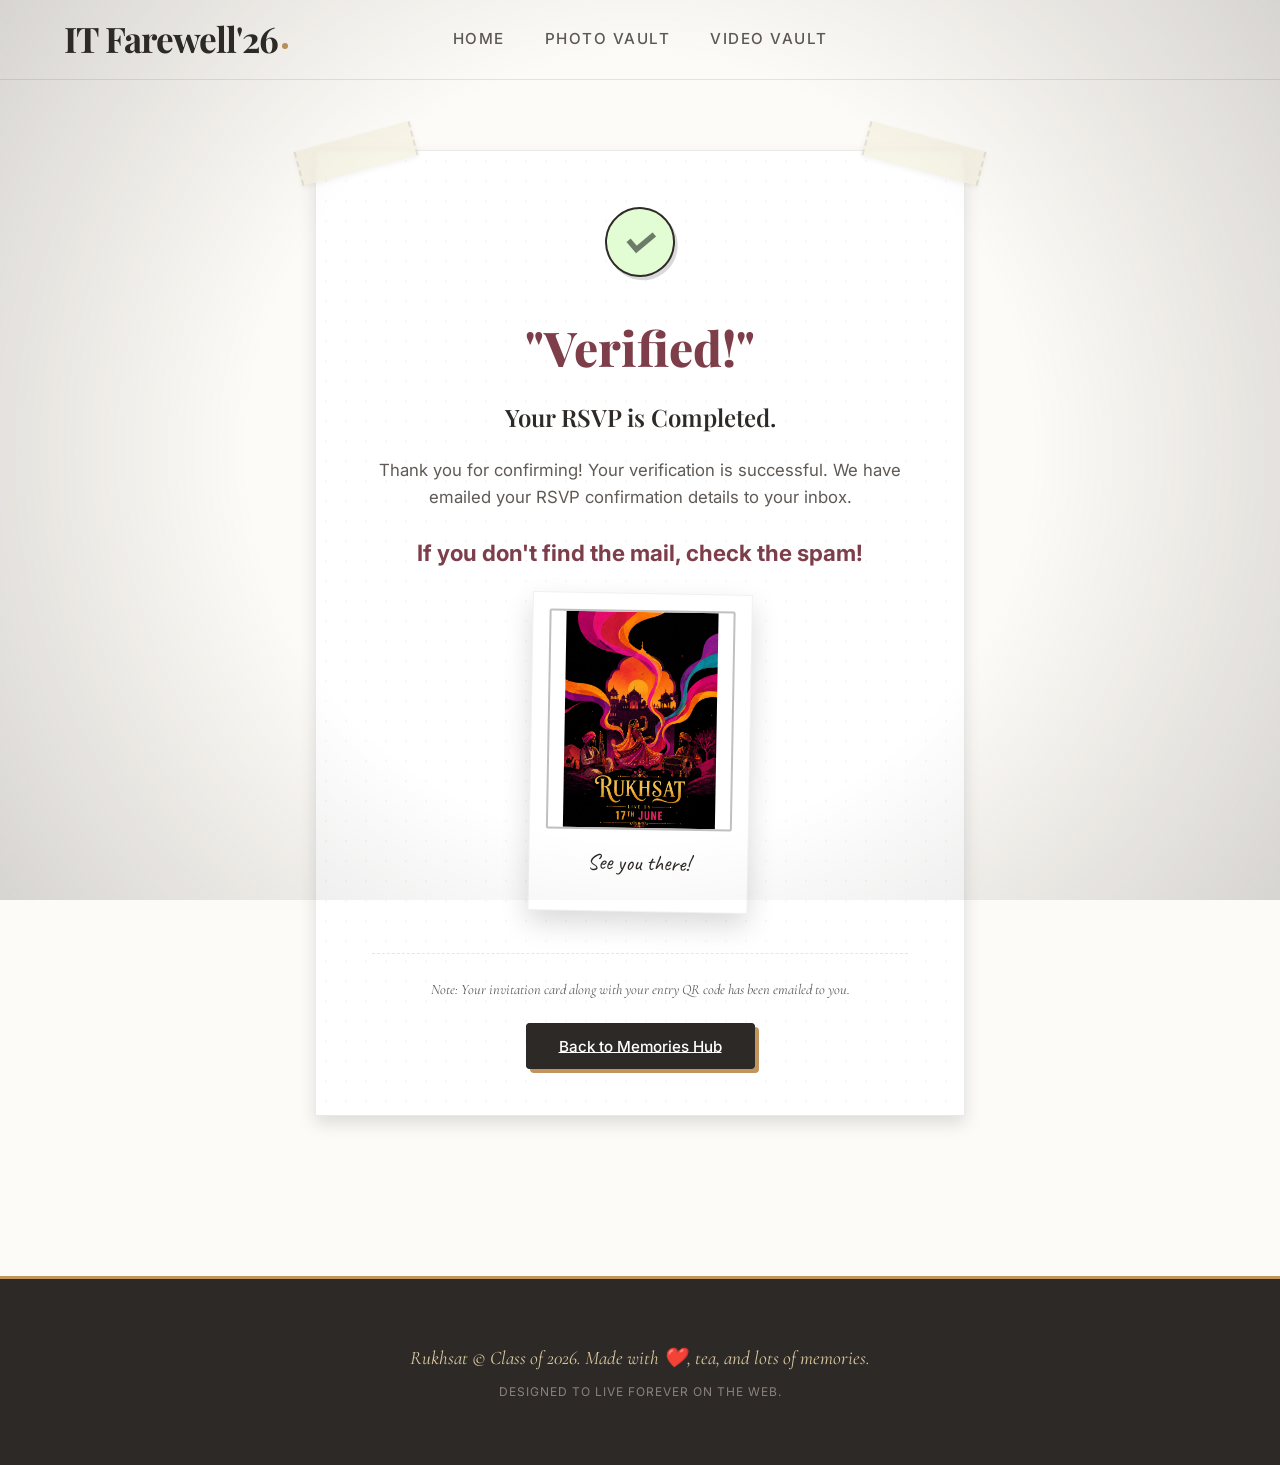
<file: verification-success.html>
<!DOCTYPE html>
<html lang="en">
<head>
  <meta charset="UTF-8">
  <meta name="viewport" content="width=device-width, initial-scale=1.0">
  <title>Rukhsat — Verification Successful</title>
  <link rel="preconnect" href="https://fonts.googleapis.com">
  <link rel="preconnect" href="https://fonts.gstatic.com" crossorigin>
  <link href="https://fonts.googleapis.com/css2?family=Caveat:wght@400..700&family=Cormorant+Garamond:ital,wght@0,300;0,400;0,600;1,300;1,400&family=Inter:wght@300;400;500;600&family=Playfair+Display:ital,wght@0,400..900;1,400..900&display=swap" rel="stylesheet">
  <link rel="stylesheet" href="styles.css">
  <script src="security.js"></script>
</head>
<body>
  <div class="film-grain"></div>
  <div class="vignette"></div>

  <header class="navbar">
    <a href="index.html" class="logo">IT Farewell'26</a>
    <nav class="nav-links">
      <a href="index.html">Home</a>
      <a href="photo-vault.html">Photo Vault</a>
      <a href="video-vault.html">Video Vault</a>
    </nav>
    <div class="header-actions">
    </div>
  </header>

  <section class="rsvp-success-section" style="padding-top: 150px; min-height: 85vh; display: flex; align-items: center; justify-content: center;">
    <div class="rsvp-container" style="max-width: 650px;">
      <div class="scrapbook-page success-card-full" style="text-align: center;">
        <div class="tape-sticker sticker-top-left"></div>
        <div class="tape-sticker sticker-top-right"></div>
        
        <div class="success-seal" style="width: 70px; height: 70px; font-size: 2.5rem; margin-bottom: 2rem;">✓</div>
        
        <h2 class="section-title scribble" style="font-size: 3rem; color: var(--rose-burgundy); margin-bottom: 1rem;">"Verified!"</h2>
        <h3 class="card-headline" style="font-size: 1.5rem; font-weight: 600; margin-bottom: 1.5rem;">Your RSVP is Completed.</h3>
        
        <p class="status-desc" style="font-size: 1.05rem; line-height: 1.6; margin-bottom: 1.5rem;">
          Thank you for confirming! Your verification is successful. We have emailed your RSVP confirmation details to your inbox.
        </p>
        
        <p style="font-weight: bold; font-size: 1.4rem; color: var(--rose-burgundy); margin-top: 1.5rem; margin-bottom: 1.5rem;">
          If you don't find the mail, check the spam!
        </p>

        <div class="showcase-polaroid polaroid-2" style="margin: 2rem auto; width: 220px; float: none;">
          <div class="polaroid-img-placeholder"><img src="images/farewell'26.png" alt="Farewell memory"></div>
          <p class="polaroid-caption">See you there!</p>
        </div>

        <p class="status-subdesc" style="font-size: 0.9rem; color: var(--text-muted); border-top: 1px dashed var(--border-sepia); padding-top: 1.5rem;">
          Note: Your invitation card along with your entry QR code has been emailed to you.
        </p>

        <div style="margin-top: 2rem;">
          <a href="index.html" class="filter-btn active" style="padding: 0.8rem 2rem; font-size: 0.95rem;">Back to Memories Hub</a>
        </div>
      </div>
    </div>
  </section>

  <footer class="footer">
    <p class="footer-text">Rukhsat © Class of 2026. Made with ❤️, tea, and lots of memories.</p>
    <p class="footer-subtext">Designed to live forever on the web.</p>
  </footer>

  <script src="app.js"></script>
</body>
</html>
</file>
<file: styles.css>
/*
 * RUKHSAT — College Farewell CSS Stylesheet
 * Elegant, nostalgic, responsive, and detail-rich layout.
 */

:root {
    /* Color Palette */
    --bg-linen: #fdfbf7;
    --text-charcoal: #2d2926;
    --text-muted: #5e5854;
    --sepia-gold: #c2945d;
    --sepia-gold-dark: #a17743;
    --rose-burgundy: #7c3d49;
    --rose-burgundy-light: #f5eef0;
    --sage-green: #6b7a67;
    --sage-green-light: #eff2ef;
    --wood-brown: #3d2516;
    --card-shadow: 0 10px 25px rgba(45, 41, 38, 0.08);
    --polaroid-shadow: 0 8px 16px rgba(0, 0, 0, 0.12);
    --border-sepia: rgba(194, 148, 93, 0.25);
    --sticky-yellow: #fef6c9;
    --sticky-pink: #ffd3e2;
    --sticky-blue: #d4f0fc;
    --sticky-green: #e2fcd4;

    /* Fonts */
    --font-title: "Playfair Display", Georgia, serif;
    --font-serif: "Cormorant Garamond", serif;
    --font-sans: "Inter", sans-serif;
    --font-cursive: "Caveat", cursive;

    /* Layout */
    --navbar-height: 80px;
    --transition-speed: 0.3s;
}

/* 1. Global Reset & Scrollbars */
* {
    box-sizing: border-box;
    margin: 0;
    padding: 0;
    scroll-behavior: smooth;
}

body {
    background-color: var(--bg-linen);
    color: var(--text-charcoal);
    font-family: var(--font-sans);
    overflow-x: hidden;
    line-height: 1.6;
}

/* Custom Scrollbar styled like vintage scroll */
::-webkit-scrollbar {
    width: 10px;
}

::-webkit-scrollbar-track {
    background: #f4efdf;
    border-left: 1px solid var(--border-sepia);
}

::-webkit-scrollbar-thumb {
    background: var(--sepia-gold);
    border-radius: 5px;
}

::-webkit-scrollbar-thumb:hover {
    background: var(--sepia-gold-dark);
}

/* 2. Aesthetic Film Overlays */
.film-grain {
    position: fixed;
    top: 0;
    left: 0;
    width: 100%;
    height: 100%;
    /* High quality noise generation using SVG data URL */
    background-image: url("data:image/svg+xml,%3Csvg viewBox='0 0 200 200' xmlns='http://www.w3.org/2000/svg'%3E%3Cfilter id='noiseFilter'%3E%3CfeTurbulence type='fractalNoise' baseFrequency='0.8' numOctaves='3' stitchTiles='stitch'/%3E%3C/filter%3E%3Crect width='100%25' height='100%25' filter='url(%23noiseFilter)'/%3E%3C/svg%3E");
    opacity: 0.05;
    pointer-events: none;
    z-index: 9999;
    mix-blend-mode: overlay;
    animation: grain-dance 0.5s steps(10) infinite;
}

@keyframes grain-dance {
    0%,
    100% {
        transform: translate(0, 0);
    }

    10% {
        transform: translate(-1%, -1%);
    }

    20% {
        transform: translate(1%, 2%);
    }

    30% {
        transform: translate(-2%, -2%);
    }

    40% {
        transform: translate(1%, 3%);
    }

    50% {
        transform: translate(-1%, 1%);
    }

    60% {
        transform: translate(2%, -1%);
    }

    70% {
        transform: translate(-2%, 1%);
    }

    80% {
        transform: translate(1%, -2%);
    }

    90% {
        transform: translate(-1%, 3%);
    }
}

.vignette {
    position: fixed;
    top: 0;
    left: 0;
    width: 100%;
    height: 100%;
    background: radial-gradient(
        circle,
        rgba(0, 0, 0, 0) 50%,
        rgba(45, 41, 38, 0.18) 100%
    );
    pointer-events: none;
    z-index: 9998;
}

/* 2.1 Decorative Corner GIFs (Desktop Only) */
.corner-gif {
    position: fixed;
    bottom: 0;
    width: 320px;
    height: auto;
    z-index: 995;
    pointer-events: none;
    transition:
        opacity 0.5s ease,
        transform 0.5s ease;
    opacity: 0.8;
}

.corner-gif.hidden {
    opacity: 0;
    transform: translateY(20px);
}

.corner-gif img {
    width: 100%;
    height: auto;
}

.corner-gif-left {
    left: 0;
}

.corner-gif-right {
    right: 0;
}

@media (max-width: 768px) {
    .corner-gif {
        display: none !important;
    }
}

/* 3. Sticky Masking Tape Effect */
.tape-sticker {
    position: absolute;
    width: 120px;
    height: 35px;
    background-color: rgba(244, 239, 223, 0.7);
    box-shadow: 0 2px 5px rgba(0, 0, 0, 0.05);
    backdrop-filter: blur(2px);
    z-index: 10;
    border-left: 2px dashed rgba(0, 0, 0, 0.08);
    border-right: 2px dashed rgba(0, 0, 0, 0.08);
    transform: rotate(-3deg);
}

.sticker-top-left {
    top: -15px;
    left: -20px;
    transform: rotate(-15deg);
}

.sticker-top-right {
    top: -15px;
    right: -20px;
    transform: rotate(15deg);
}

.card-illustration .scribble {
    font-family: var(--font-cursive);
    font-size: 1.8rem;
    color: var(--rose-burgundy);
    opacity: 0.85;
    display: inline-block;
    transform: rotate(-5deg);
}

/* 4. Navbar Navigation */
.navbar {
    position: fixed;
    top: 0;
    left: 0;
    width: 100%;
    height: var(--navbar-height);
    background: rgba(253, 251, 247, 0.85);
    backdrop-filter: blur(12px);
    border-bottom: 1px solid var(--border-sepia);
    display: flex;
    justify-content: space-between;
    align-items: center;
    padding: 0 4rem;
    z-index: 990;
    transition: all var(--transition-speed) ease;
}

.navbar.scrolled {
    height: 70px;
    background: rgba(253, 251, 247, 0.95);
    box-shadow: 0 5px 20px rgba(0, 0, 0, 0.05);
}

.logo {
    font-family: var(--font-title);
    font-size: 2.2rem;
    font-weight: 700;
    color: var(--text-charcoal);
    letter-spacing: -1px;
    position: relative;
    flex: 1;
    text-decoration: none;
}

.logo::after {
    content: "";
    display: inline-block;
    width: 6px;
    height: 6px;
    background-color: var(--sepia-gold);
    border-radius: 50%;
    margin-left: 4px;
    vertical-align: baseline;
    margin-bottom: 4px;
}

.nav-links {
    display: flex;
    gap: 2.5rem;
    justify-content: center;
    flex: 1;
}

.nav-links a {
    text-decoration: none;
    font-size: 0.95rem;
    font-weight: 500;
    color: var(--text-muted);
    text-transform: uppercase;
    letter-spacing: 1.5px;
    position: relative;
    padding: 5px 0;
    transition: color var(--transition-speed) ease;
}

.nav-links a:hover,
.nav-links a.active {
    color: var(--text-charcoal);
}

.nav-links a::after {
    content: "";
    position: absolute;
    bottom: 0;
    left: 0;
    width: 0;
    height: 2px;
    background-color: var(--sepia-gold);
    transition: width var(--transition-speed) ease;
}

.nav-links a:hover::after,
.nav-links a.active::after {
    width: 100%;
}

.header-actions {
    display: flex;
    align-items: center;
    gap: 12px;
    justify-content: flex-end;
    flex: 1;
}

/* Minimalist Music Toggle button in Navbar */
.music-toggle-btn {
    background: var(--rose-burgundy-light);
    border: 1px solid rgba(124, 61, 73, 0.2);
    color: var(--rose-burgundy);
    padding: 0.5rem 1.2rem;
    border-radius: 30px;
    font-size: 0.85rem;
    font-weight: 600;
    letter-spacing: 0.5px;
    display: flex;
    align-items: center;
    gap: 8px;
    cursor: pointer;
    transition: all var(--transition-speed) ease;
}

.music-toggle-btn:hover {
    background: var(--rose-burgundy);
    color: white;
    transform: translateY(-2px);
}

.music-icon {
    width: 16px;
    height: 16px;
}

.music-icon.playing {
    animation: pulse-music 1.2s infinite ease-in-out;
}

@keyframes pulse-music {
    0%,
    100% {
        transform: scale(1);
    }

    50% {
        transform: scale(1.2);
    }
}

/* 5. Floating Compact Cassette Tape Player */
.cassette-widget {
    position: fixed;
    bottom: 25px;
    left: 25px;
    width: 320px;
    background: #f3edd7;
    border: 4px solid var(--text-charcoal);
    border-radius: 12px;
    box-shadow: 0 15px 35px rgba(0, 0, 0, 0.25);
    z-index: 1000;
    transition: transform 0.5s
        cubic-bezier(0.175, 0.885, 0.32, 1.275);
    transform: translateY(0);
}

.cassette-widget.hidden {
    display: none;
}

.cassette-widget.collapsed {
    transform: translateY(calc(100% - 40px));
}

.widget-toggle {
    height: 40px;
    background: var(--text-charcoal);
    color: #fff;
    display: flex;
    justify-content: center;
    align-items: center;
    font-size: 0.85rem;
    font-weight: 600;
    letter-spacing: 1px;
    cursor: pointer;
    border-top-left-radius: 6px;
    border-top-right-radius: 6px;
    text-transform: uppercase;
}

.cassette-body {
    padding: 15px;
    position: relative;
    background: #ecdcb9;
    border-bottom: 2px solid rgba(0, 0, 0, 0.1);
    overflow: hidden;
}

/* Decorative screws on tape */
.cassette-screws {
    position: absolute;
    width: 8px;
    height: 8px;
    background: #a19c8d;
    border-radius: 50%;
    box-shadow: inset 1px 1px 2px rgba(0, 0, 0, 0.4);
}

.screw-tl {
    top: 6px;
    left: 6px;
}

.screw-tr {
    top: 6px;
    right: 6px;
}

.screw-bl {
    bottom: 6px;
    left: 6px;
}

.screw-br {
    bottom: 6px;
    right: 6px;
}

.cassette-label {
    background: #f4efdf;
    border: 2px solid var(--text-charcoal);
    border-radius: 6px;
    padding: 8px;
    position: relative;
}

.label-header {
    display: flex;
    justify-content: space-between;
    font-size: 0.65rem;
    font-weight: 700;
    border-bottom: 1.5px solid var(--text-charcoal);
    padding-bottom: 4px;
    color: var(--text-charcoal);
}

.label-title {
    font-family: var(--font-cursive);
    font-size: 0.95rem;
    font-weight: 600;
    color: var(--rose-burgundy);
}

.cassette-window {
    width: 140px;
    height: 42px;
    background: rgba(45, 41, 38, 0.85);
    border: 3px solid var(--text-charcoal);
    border-radius: 4px;
    margin: 10px auto 4px auto;
    position: relative;
    display: flex;
    justify-content: space-between;
    align-items: center;
    padding: 0 15px;
}

.reel {
    width: 26px;
    height: 26px;
    background: #ecdcb9;
    border: 3px dashed var(--text-charcoal);
    border-radius: 50%;
    position: relative;
    display: flex;
    justify-content: center;
    align-items: center;
}

.reel-playing {
    animation: spin-reel 4s linear infinite;
}

@keyframes spin-reel {
    100% {
        transform: rotate(360deg);
    }
}

.spoke {
    position: absolute;
    background: var(--text-charcoal);
}

.spoke-1 {
    width: 3px;
    height: 16px;
}

.spoke-2 {
    width: 16px;
    height: 3px;
}

.spoke-3 {
    width: 14px;
    height: 14px;
    border-radius: 50%;
    background: none;
    border: 2.5px solid var(--text-charcoal);
}

.tape-shadow {
    position: absolute;
    top: 50%;
    left: 50%;
    transform: translate(-50%, -50%);
    width: 80px;
    height: 12px;
    background: rgba(124, 61, 73, 0.4);
    filter: blur(2px);
    border-radius: 10px;
}

.cassette-bottom {
    display: flex;
    justify-content: center;
    margin-top: 6px;
}

.bottom-trapezoid {
    width: 100px;
    height: 10px;
    background: #dbcaa0;
    border: 2px solid var(--text-charcoal);
    border-bottom: none;
    border-radius: 2px 2px 0 0;
}

/* Tape player action controls */
.player-controls {
    background: var(--text-charcoal);
    display: flex;
    align-items: center;
    justify-content: space-between;
    padding: 8px 12px;
    gap: 8px;
    color: #fff;
    border-bottom-left-radius: 8px;
    border-bottom-right-radius: 8px;
}

.ctrl-btn {
    background: none;
    border: none;
    color: #f3edd7;
    width: 28px;
    height: 28px;
    cursor: pointer;
    display: flex;
    align-items: center;
    justify-content: center;
    transition: color var(--transition-speed) ease;
    flex-shrink: 0;
}

.ctrl-btn:hover {
    color: var(--sepia-gold);
}

.close-btn:hover {
    color: #ffd3e2;
}

.play-svg,
.pause-svg,
.mute-svg,
.unmute-svg {
    width: 18px;
    height: 18px;
}

.hidden {
    display: none !important;
}

.track-info {
    flex-grow: 1;
    overflow: hidden;
    font-size: 0.68rem;
    font-family: monospace;
    display: flex;
    flex-direction: column;
    gap: 2px;
    min-width: 0;
}

.track-title-ticker {
    white-space: nowrap;
    overflow: hidden;
    position: relative;
    width: 100%;
}

.ticker-text {
    display: inline-block;
    padding-left: 100%;
    animation: ticker-slide 15s linear infinite;
    color: #f4efdf;
}

@keyframes ticker-slide {
    0% {
        transform: translate3d(0, 0, 0);
    }

    100% {
        transform: translate3d(-100%, 0, 0);
    }
}

.track-time {
    color: var(--sepia-gold);
}

/* 6. Scrapbook Cards & Layout Units */
.scrapbook-page {
    background: #fff;
    border: 1px solid rgba(45, 41, 38, 0.1);
    box-shadow: var(--polaroid-shadow);
    position: relative;
    padding: 3.5rem;
    background-image: radial-gradient(
        rgba(0, 0, 0, 0.03) 1px,
        transparent 1px
    );
    background-size: 20px 20px;
}

/* 7. Hero Section */
.hero-section {
    padding: calc(var(--navbar-height) + 2rem) 4rem 4rem
        4rem;
    min-height: 95vh;
    display: flex;
    align-items: center;
    justify-content: center;
}

.hero-card {
    width: 100%;
    max-width: 1200px;
    display: flex;
    flex-direction: column;
    align-items: center;
    text-align: center;
    border-radius: 4px;
}

.retro-badge {
    font-size: 0.8rem;
    font-weight: 600;
    text-transform: uppercase;
    letter-spacing: 3px;
    color: var(--sepia-gold);
    border: 1.5px solid var(--sepia-gold);
    padding: 6px 16px;
    border-radius: 50px;
    display: inline-block;
    margin-bottom: 1.5rem;
}

.hero-title {
    font-family: var(--font-title);
    font-size: 6.5rem;
    font-weight: 900;
    line-height: 1;
    color: var(--text-charcoal);
    margin-bottom: 1.5rem;
    position: relative;
    animation: handwriting-fade 1.5s ease-out;
}

@keyframes handwriting-fade {
    from {
        opacity: 0;
        transform: translateY(20px);
    }

    to {
        opacity: 1;
        transform: translateY(0);
    }
}

.hero-subtitle {
    font-family: var(--font-serif);
    font-size: 2rem;
    font-style: italic;
    color: var(--text-muted);
    max-width: 750px;
    margin: 0 auto 3.5rem auto;
    line-height: 1.4;
}

.hero-subtitle .subtitle-en {
    font-family: var(--font-sans);
    font-size: 1.1rem;
    font-style: normal;
    display: inline-block;
    margin-top: 12px;
    letter-spacing: 0.5px;
    font-weight: 400;
    color: var(--text-muted);
}

.typing-cursor {
    font-weight: 400;
    font-size: 1.2rem;
    color: var(--sepia-gold);
    animation: blink-cursor 0.8s step-end infinite;
    display: inline-block;
    margin-left: 3px;
    vertical-align: middle;
}

@keyframes blink-cursor {
    from,
    to {
        opacity: 1;
    }

    50% {
        opacity: 0;
    }
}

/* Polaroid Fan Stack Showcase */
.polaroid-stack-container {
    display: flex;
    justify-content: center;
    align-items: center;
    gap: 3rem;
    margin-bottom: 4rem;
    width: 100%;
    flex-wrap: wrap;
}

.showcase-polaroid {
    background: white;
    padding: 16px 16px 30px 16px;
    width: 250px;
    box-shadow: 0 12px 28px rgba(0, 0, 0, 0.15);
    border: 1px solid rgba(0, 0, 0, 0.06);
    transition: transform var(--transition-speed)
        cubic-bezier(0.175, 0.885, 0.32, 1.275);
}

.showcase-polaroid:hover {
    transform: scale(1.06) rotate(0deg) !important;
    z-index: 100;
}

.polaroid-1 {
    transform: rotate(-5deg);
}

.polaroid-2 {
    transform: rotate(1deg) translateY(-10px);
}

.polaroid-3 {
    transform: rotate(6deg);
}

.polaroid-img-placeholder {
    width: 100%;
    height: 220px;
    display: flex;
    align-items: center;
    justify-content: center;
    border-radius: 2px;
    position: relative;
    border: 2px solid rgba(0, 0, 0, 0.25);
}

.polaroid-img-placeholder img {
    width: 100%;
    height: 100%;
    object-fit: contain;
    object-position: center;
    border-radius: 2px;
}

.custom-photo img.only-this {
    width: 100%;
    height: 100%;
    object-fit: contain;
    border-radius: 2px;
}

.doodle-text {
    font-family: var(--font-cursive);
    color: #fff;
    font-size: 2.2rem;
    text-shadow: 2px 2px 4px rgba(0, 0, 0, 0.5);
    transform: rotate(-10deg);
}

.polaroid-caption {
    font-family: var(--font-cursive);
    font-size: 1.4rem;
    color: var(--text-charcoal);
    margin-top: 15px;
    text-align: center;
}

/* Stats Row */
.stats-row {
    display: flex;
    justify-content: center;
    align-items: center;
    gap: 2rem;
    margin-bottom: 2rem;
    width: 100%;
    max-width: 900px;
    border-top: 1px solid var(--border-sepia);
    border-bottom: 1px solid var(--border-sepia);
    padding: 1.8rem 0;
}

.stat-item {
    flex: 1;
}

.stat-number {
    display: block;
    font-family: var(--font-title);
    font-size: 2.8rem;
    font-weight: 700;
    color: var(--rose-burgundy);
    line-height: 1.1;
}

.stat-label {
    font-size: 0.85rem;
    color: var(--text-muted);
    text-transform: uppercase;
    letter-spacing: 1px;
}

.stat-divider {
    width: 1px;
    height: 40px;
    background-color: var(--border-sepia);
}

.scroll-down-indicator {
    text-decoration: none;
    display: flex;
    flex-direction: column;
    align-items: center;
    color: var(--text-muted);
    margin-top: 2rem;
    transition: color var(--transition-speed) ease;
}

.scroll-down-indicator:hover {
    color: var(--sepia-gold);
}

.scroll-text {
    font-size: 0.75rem;
    font-weight: 600;
    text-transform: uppercase;
    letter-spacing: 2px;
    margin-bottom: 8px;
}

.scroll-arrow {
    width: 24px;
    height: 24px;
    animation: bounce-arrow 2s infinite;
}

@keyframes bounce-arrow {
    0%,
    20%,
    50%,
    80%,
    100% {
        transform: translateY(0);
    }

    40% {
        transform: translateY(-8px);
    }

    60% {
        transform: translateY(-4px);
    }
}

/* 8. Sections Layout */
section {
    padding: 6rem 4rem;
}

.section-header {
    text-align: center;
    max-width: 700px;
    margin: 0 auto 4rem auto;
}

.section-title {
    font-family: var(--font-title);
    font-size: 3.5rem;
    font-weight: 800;
    color: var(--text-charcoal);
    margin-bottom: 1rem;
}

.section-desc {
    font-family: var(--font-serif);
    font-size: 1.35rem;
    font-style: italic;
    color: var(--text-muted);
}

/* 9. Video Vault styles */
.video-vault-section,
.photo-vault-section {
    background-color: var(--rose-burgundy-light);
    border-top: 1px solid var(--border-sepia);
    border-bottom: 1px solid var(--border-sepia);
}

.vault-controls {
    max-width: 1100px;
    margin: 0 auto 3rem auto;
    display: flex;
    flex-direction: column;
    gap: 1.5rem;
    align-items: center;
}

/* Vintage Search Bar */
.search-wrapper {
    position: relative;
    width: 100%;
    max-width: 600px;
}

#media-search,
#student-search-input {
    width: 100%;
    padding: 1rem 1.5rem 1rem 3rem;
    border: 2px solid var(--text-charcoal);
    border-radius: 4px;
    background: var(--bg-linen);
    font-size: 1rem;
    color: var(--text-charcoal);
    outline: none;
    box-shadow: 3px 3px 0 rgba(0, 0, 0, 0.15);
    transition: all var(--transition-speed) ease;
}

#media-search:focus,
#student-search-input:focus {
    box-shadow: 5px 5px 0 var(--sepia-gold);
    transform: translate(-2px, -2px);
}

.search-icon {
    position: absolute;
    left: 1rem;
    top: 50%;
    transform: translateY(-50%);
    width: 20px;
    height: 20px;
    color: var(--text-muted);
}

/* Filtering tab bar */
.filter-bar {
    display: flex;
    flex-wrap: wrap;
    gap: 10px;
    justify-content: center;
}

.filter-btn {
    background: white;
    border: 1px solid rgba(0, 0, 0, 0.1);
    color: var(--text-charcoal);
    padding: 0.6rem 1.2rem;
    border-radius: 4px;
    font-size: 0.85rem;
    font-weight: 500;
    cursor: pointer;
    box-shadow: 2px 2px 0 rgba(0, 0, 0, 0.05);
    transition: all 0.2s ease;
}

.filter-btn:hover {
    transform: translateY(-2px);
    box-shadow: 4px 4px 0 rgba(45, 41, 38, 0.1);
}

.filter-btn.active {
    background: var(--text-charcoal);
    color: white;
    border-color: var(--text-charcoal);
    box-shadow: 4px 4px 0 var(--sepia-gold);
}

/* Polaroid Video Cards Grid */
.video-grid {
    display: grid;
    grid-template-columns: repeat(
        auto-fill,
        minmax(320px, 1fr)
    );
    gap: 3.5rem;
    max-width: 1200px;
    margin: 0 auto;
}

.polaroid-card {
    background: white;
    border: 1px solid rgba(0, 0, 0, 0.07);
    box-shadow: var(--polaroid-shadow);
    padding: 16px 16px 28px 16px;
    cursor: pointer;
    position: relative;
    transition: all var(--transition-speed) ease;
}

.polaroid-card:hover {
    transform: scale(1.03) translateY(-8px);
    box-shadow: 0 15px 30px rgba(0, 0, 0, 0.18);
    z-index: 10;
}

/* Individual card tilt variance */
.polaroid-card:nth-child(3n + 1) {
    transform: rotate(-1.5deg);
}

.polaroid-card:nth-child(3n + 2) {
    transform: rotate(1.2deg);
}

.polaroid-card:nth-child(3n + 3) {
    transform: rotate(-0.8deg);
}

.polaroid-card:nth-child(3n + 1):hover,
.polaroid-card:nth-child(3n + 2):hover,
.polaroid-card:nth-child(3n + 3):hover {
    transform: scale(1.04) rotate(0deg);
}

/* Video Thumbnail container */
.video-thumbnail-container {
    width: 100%;
    height: 200px;
    position: relative;
    overflow: hidden;
    border-radius: 2px;
    border: 2px solid rgba(0, 0, 0, 0.3);
}

.video-thumbnail {
    width: 100%;
    height: 100%;
    object-fit: cover;
    filter: sepia(0.2) contrast(1.1);
    transition: filter var(--transition-speed) ease;
}

.polaroid-card:hover .video-thumbnail {
    filter: sepia(0) contrast(1);
}

/* Film Screen overlay and play icon */
.play-overlay {
    position: absolute;
    top: 0;
    left: 0;
    width: 100%;
    height: 100%;
    background: rgba(45, 41, 38, 0.45);
    display: flex;
    justify-content: center;
    align-items: center;
    opacity: 0.85;
    transition:
        opacity var(--transition-speed) ease,
        background var(--transition-speed) ease;
}

.polaroid-card:hover .play-overlay {
    opacity: 1;
    background: rgba(124, 61, 73, 0.6);
}

.play-icon-circle {
    width: 55px;
    height: 55px;
    background: #fff;
    border-radius: 50%;
    display: flex;
    justify-content: center;
    align-items: center;
    box-shadow: 0 4px 15px zrgba(0, 0, 0, 0.3);
    transition: transform var(--transition-speed)
        cubic-bezier(0.175, 0.885, 0.32, 1.275);
}

.polaroid-card:hover .play-icon-circle {
    transform: scale(1.1);
}

.play-icon-circle svg {
    width: 22px;
    height: 22px;
    color: var(--rose-burgundy);
    margin-left: 3px;
}

.video-length-badge {
    position: absolute;
    bottom: 10px;
    right: 10px;
    background: rgba(0, 0, 0, 0.75);
    color: white;
    padding: 3px 8px;
    font-size: 0.7rem;
    font-weight: 600;
    border-radius: 3px;
    letter-spacing: 0.5px;
}

.polaroid-body {
    margin-top: 15px;
}

.polaroid-cat-tag {
    font-size: 0.72rem;
    font-weight: 600;
    text-transform: uppercase;
    color: var(--sepia-gold-dark);
    letter-spacing: 1px;
}

.polaroid-card-title {
    font-family: var(--font-cursive);
    font-size: 1.6rem;
    color: var(--text-charcoal);
    line-height: 1.2;
    margin: 4px 0 8px 0;
}

.polaroid-card-desc {
    font-size: 0.85rem;
    color: var(--text-muted);
    font-family: var(--font-sans);
    display: -webkit-box;
    line-clamp: 2;
    -webkit-line-clamp: 2;
    -webkit-box-orient: vertical;
    overflow: hidden;
}

/* Instructions Panel styling */
.instructions-panel {
    max-width: 700px;
    margin: 4rem auto 0 auto;
    border: 1px dashed var(--sepia-gold);
    border-radius: 8px;
    background: #fdfbf7;
    overflow: hidden;
    box-shadow: 0 4px 12px rgba(194, 148, 93, 0.1);
}

.instruction-toggle {
    width: 100%;
    padding: 1.2rem;
    background: none;
    border: none;
    display: flex;
    justify-content: space-between;
    align-items: center;
    cursor: pointer;
    font-size: 0.95rem;
    font-weight: 600;
    color: var(--text-charcoal);
}

.instruction-toggle:hover {
    background: #fbf7eb;
}

.arrow-indicator {
    font-size: 0.8rem;
    transition: transform var(--transition-speed) ease;
}

.arrow-indicator.rotated {
    transform: rotate(180deg);
}

.instruction-content {
    padding: 0 2rem 2rem 2.5rem;
    font-size: 0.9rem;
    color: var(--text-muted);
}

.instruction-content li {
    margin-bottom: 12px;
}

.instruction-content code {
    background: #f4efdf;
    padding: 2px 6px;
    border-radius: 4px;
    font-family: monospace;
    font-size: 0.82rem;
    color: var(--rose-burgundy);
}

.highlight {
    background: var(--sticky-yellow);
    font-weight: 700;
    padding: 0 4px;
}

.file-path {
    color: var(--sepia-gold-dark);
    font-weight: 500;
}

/* 10. Scrapbook Timeline Styles */
.timeline-section {
    background-color: var(--bg-linen);
}

.timeline-wrapper {
    position: relative;
    max-width: 1100px;
    margin: 0 auto;
    padding: 2rem 0;
}

/* Main Timeline Line */
.timeline-line {
    position: absolute;
    top: 0;
    bottom: 0;
    left: 50%;
    width: 2px;
    background-color: var(--border-sepia);
    transform: translateX(-50%);
}

.timeline-item {
    position: relative;
    width: 50%;
    padding: 2rem 3rem;
    box-sizing: border-box;
}

.timeline-item.left {
    left: 0;
    text-align: right;
}

.timeline-item.right {
    left: 50%;
    text-align: left;
}

/* Year Badge in the middle */
.timeline-badge {
    position: absolute;
    top: 30px;
    width: 50px;
    height: 50px;
    border-radius: 50%;
    background: var(--text-charcoal);
    color: #fcfbf7;
    border: 4px solid var(--sepia-gold);
    display: flex;
    justify-content: center;
    align-items: center;
    font-family: var(--font-title);
    font-size: 0.9rem;
    font-weight: 700;
    z-index: 10;
}

.timeline-item.left .timeline-badge {
    right: -25px;
}

.timeline-item.right .timeline-badge {
    left: -25px;
}

/* Timeline Cards */
.scrapbook-card {
    background: #fff;
    border: 1px solid rgba(0, 0, 0, 0.06);
    padding: 2.2rem;
    box-shadow: var(--card-shadow);
    position: relative;
    border-radius: 2px;
}

.timeline-item.left .scrapbook-card {
    transform: rotate(-1.5deg);
}

.timeline-item.right .scrapbook-card {
    transform: rotate(1.5deg);
}

.card-year {
    font-size: 0.72rem;
    font-weight: 600;
    text-transform: uppercase;
    color: var(--sepia-gold);
    letter-spacing: 2px;
    display: block;
    margin-bottom: 6px;
}

.card-headline {
    font-family: var(--font-title);
    font-size: 1.8rem;
    color: var(--text-charcoal);
    margin-bottom: 12px;
    line-height: 1.3;
}

.card-text {
    font-size: 0.92rem;
    color: var(--text-muted);
    line-height: 1.6;
}

.card-illustration {
    margin-top: 15px;
    border-top: 1px dashed var(--border-sepia);
    padding-top: 12px;
}

/* 11. Guestbook corkboard & writing desk */
.guestbook-section {
    background-color: var(--sage-green-light);
    border-top: 1px solid var(--border-sepia);
    border-bottom: 1px solid var(--border-sepia);
}

.guestbook-layout {
    display: flex;
    gap: 3.5rem;
    max-width: 1280px;
    margin: 0 auto;
    align-items: flex-start;
}

/* Desk writing paper form */
.writing-desk {
    flex: 0 0 400px;
    background: #fff;
    border-radius: 4px;
}

.desk-title {
    font-family: var(--font-title);
    font-size: 1.8rem;
    color: var(--text-charcoal);
    margin-bottom: 1.5rem;
}

.guestbook-form {
    display: flex;
    flex-direction: column;
    gap: 1.2rem;
}

.form-group {
    display: flex;
    flex-direction: column;
    gap: 6px;
}

.form-group label {
    font-size: 0.8rem;
    font-weight: 600;
    text-transform: uppercase;
    color: var(--text-muted);
    letter-spacing: 1px;
}

.guestbook-form input,
.guestbook-form textarea {
    padding: 0.8rem;
    border: 1.5px solid var(--border-sepia);
    border-radius: 4px;
    background-color: var(--bg-linen);
    font-size: 0.92rem;
    color: var(--text-charcoal);
    outline: none;
    font-family: var(--font-sans);
    transition: border-color var(--transition-speed) ease;
}

.guestbook-form input:focus,
.guestbook-form textarea:focus {
    border-color: var(--text-charcoal);
}

.form-row {
    display: grid;
    grid-template-columns: 1fr 1fr;
    gap: 15px;
}

/* Sticky Color Picker */
.color-picker {
    display: flex;
    gap: 8px;
    align-items: center;
    height: 40px;
}

.color-swatch {
    width: 25px;
    height: 25px;
    border-radius: 50%;
    cursor: pointer;
    position: relative;
    border: 1px solid rgba(0, 0, 0, 0.1);
    transition: transform 0.2s ease;
}

.color-swatch:hover {
    transform: scale(1.15);
}

.color-swatch input {
    display: none;
}

.swatch-yellow {
    background-color: var(--sticky-yellow);
}

.swatch-pink {
    background-color: var(--sticky-pink);
}

.swatch-blue {
    background-color: var(--sticky-blue);
}

.swatch-green {
    background-color: var(--sticky-green);
}

.color-swatch.active::after {
    content: "✓";
    position: absolute;
    top: 50%;
    left: 50%;
    transform: translate(-50%, -50%);
    font-size: 0.65rem;
    font-weight: bold;
    color: var(--text-charcoal);
}

.submit-pin-btn {
    background: var(--rose-burgundy);
    color: #fff;
    border: none;
    padding: 1rem;
    font-weight: 600;
    text-transform: uppercase;
    letter-spacing: 1px;
    border-radius: 4px;
    cursor: pointer;
    box-shadow: 0 4px 10px rgba(124, 61, 73, 0.25);
    transition: all var(--transition-speed) ease;
}

.submit-pin-btn:hover {
    background: var(--text-charcoal);
    box-shadow: 0 6px 15px rgba(0, 0, 0, 0.25);
    transform: translateY(-2px);
}

/* Bulletin Board Wall styling */
.corkboard-wrapper {
    flex-grow: 1;
    background-color: var(--wood-brown);
    padding: 15px;
    border-radius: 12px;
    box-shadow:
        inset 0 0 30px rgba(0, 0, 0, 0.8),
        0 20px 40px rgba(0, 0, 0, 0.35);
    border: 8px solid #583318;
}

.corkboard-frame {
    background: #cba87c;
    background-image:
        radial-gradient(
            rgba(0, 0, 0, 0.15) 15%,
            transparent 16%
        ),
        radial-gradient(
            rgba(0, 0, 0, 0.1) 15%,
            transparent 16%
        );
    background-size: 30px 30px;
    background-position:
        0 0,
        15px 15px;
    border-radius: 6px;
    min-height: 480px;
    padding: 20px;
    position: relative;
}

.corkboard-surface {
    display: grid;
    grid-template-columns: repeat(
        auto-fill,
        minmax(200px, 1fr)
    );
    gap: 20px;
    min-height: 440px;
}

/* Sticky notes */
.sticky-note {
    padding: 20px;
    box-shadow: 5px 8px 15px rgba(0, 0, 0, 0.18);
    position: relative;
    min-height: 200px;
    display: flex;
    flex-direction: column;
    justify-content: space-between;
    border-bottom-right-radius: 35px 5px;
    transition:
        transform 0.2s ease,
        box-shadow 0.2s ease;
}

.sticky-note:hover {
    transform: scale(1.05) rotate(0deg) !important;
    box-shadow: 8px 12px 20px rgba(0, 0, 0, 0.22);
    z-index: 15;
}

/* Sticky notes color templates */
.note-yellow {
    background-color: var(--sticky-yellow);
}

.note-pink {
    background-color: var(--sticky-pink);
}

.note-blue {
    background-color: var(--sticky-blue);
}

.note-green {
    background-color: var(--sticky-green);
}

/* Realistic pushpins */
.sticky-note::before {
    content: "";
    position: absolute;
    top: -8px;
    left: 50%;
    transform: translateX(-50%);
    width: 14px;
    height: 14px;
    background: radial-gradient(
        circle at 4px 4px,
        #ff4d4d 20%,
        #cc0000 80%
    );
    border-radius: 50%;
    box-shadow: 0 4px 6px rgba(0, 0, 0, 0.3);
    z-index: 2;
}

.sticky-note-text {
    font-family: var(--font-cursive);
    font-size: 1.25rem;
    color: #2b2724;
    line-height: 1.35;
    word-break: break-word;
}

.sticky-note-footer {
    margin-top: 15px;
    border-top: 1px dashed rgba(0, 0, 0, 0.1);
    padding-top: 8px;
}

.sticky-note-author {
    font-size: 0.78rem;
    font-weight: 700;
    text-transform: uppercase;
    color: var(--text-charcoal);
    letter-spacing: 0.5px;
}

.sticky-note-batch {
    font-size: 0.68rem;
    color: var(--text-muted);
    display: block;
}

/* Pushpin Delete Button (styled as standard pin) */
.delete-pin-btn {
    position: absolute;
    top: 8px;
    right: 8px;
    background: none;
    border: none;
    color: rgba(0, 0, 0, 0.3);
    font-size: 0.75rem;
    cursor: pointer;
    display: none;
    transition: color 0.2s ease;
}

.sticky-note:hover .delete-pin-btn {
    display: block;
}

.delete-pin-btn:hover {
    color: var(--rose-burgundy);
}

/* 12. Cinematic Video Modal Player */
.cinema-modal {
    position: fixed;
    top: 0;
    left: 0;
    width: 100vw;
    height: 100vh;
    z-index: 2000;
    display: flex;
    justify-content: center;
    align-items: center;
    transition:
        opacity var(--transition-speed) ease,
        visibility var(--transition-speed) ease;
}

.cinema-modal.hidden {
    opacity: 0;
    visibility: hidden;
    pointer-events: none;
}

.cinema-backdrop {
    position: absolute;
    top: 0;
    left: 0;
    width: 100%;
    height: 100%;
    background: rgba(15, 12, 10, 0.94);
    backdrop-filter: blur(15px);
}

.cinema-container {
    position: relative;
    width: 90%;
    max-width: 900px;
    display: flex;
    flex-direction: column;
    z-index: 10;
}

.cinema-close-btn {
    position: absolute;
    top: -45px;
    right: 0;
    background: none;
    border: none;
    color: #fff;
    cursor: pointer;
    display: flex;
    align-items: center;
    justify-content: center;
    padding: 5px;
    transition:
        color var(--transition-speed) ease,
        transform 0.2s ease;
}

.cinema-close-btn:hover {
    color: var(--sepia-gold);
    transform: rotate(90deg);
}

.cinema-close-btn svg {
    width: 26px;
    height: 26px;
}

/* Vintage Cinema Screen border */
.vintage-screen-frame {
    background: #111;
    border: 12px solid #2d2926;
    border-radius: 8px;
    box-shadow:
        0 25px 60px rgba(0, 0, 0, 0.8),
        0 0 80px rgba(194, 148, 93, 0.15);
    overflow: hidden;
    position: relative;
}

/* Diagonal glass shine overlay on retro screens */
.screen-glare {
    position: absolute;
    top: 0;
    left: 0;
    right: 0;
    bottom: 0;
    background: linear-gradient(
        135deg,
        rgba(255, 255, 255, 0.03) 0%,
        rgba(255, 255, 255, 0.03) 35%,
        rgba(0, 0, 0, 0) 35.1%,
        rgba(0, 0, 0, 0) 100%
    );
    pointer-events: none;
    z-index: 5;
}

.iframe-container {
    width: 100%;
    padding-top: 56.25%;
    /* 16:9 Aspect Ratio */
    position: relative;
}

.iframe-container iframe {
    position: absolute;
    top: 0;
    left: 0;
    width: 100%;
    height: 100%;
    border: none;
}

.cinema-details {
    margin-top: 20px;
    color: #fff;
}

.cinema-badge {
    font-size: 0.72rem;
    font-weight: 700;
    color: var(--sepia-gold);
    text-transform: uppercase;
    letter-spacing: 1.5px;
}

.cinema-title {
    font-family: var(--font-title);
    font-size: 2rem;
    margin: 6px 0 10px 0;
}

.cinema-desc {
    color: #cac5c0;
    font-size: 0.95rem;
    line-height: 1.5;
}

/* 13. Footer styles */
.footer {
    background: var(--text-charcoal);
    color: #dbcaa0;
    text-align: center;
    padding: 4rem 2rem;
    border-top: 3px solid var(--sepia-gold);
}

.footer-text {
    font-family: var(--font-serif);
    font-size: 1.2rem;
    font-style: italic;
    margin-bottom: 8px;
}

.footer-subtext {
    font-size: 0.75rem;
    color: #8c827b;
    text-transform: uppercase;
    letter-spacing: 1px;
}

/* 14. Responsive Breakpoints */

@media (max-width: 1024px) {
    .navbar {
        padding: 0 2rem;
    }

    .hero-title {
        font-size: 5rem;
    }

    .hero-subtitle {
        font-size: 1.7rem;
    }

    .guestbook-layout {
        flex-direction: column;
        align-items: stretch;
    }

    .writing-desk {
        flex: none;
        width: 100%;
    }

    .timeline-line {
        left: 40px;
    }

    .timeline-item {
        width: 100%;
        padding-left: 80px;
        padding-right: 0;
    }

    .timeline-item.left {
        text-align: left;
    }

    .timeline-item.right {
        left: 0;
    }

    .timeline-item.left .timeline-badge,
    .timeline-item.right .timeline-badge {
        left: 15px;
        right: auto;
    }

    .timeline-item.left .scrapbook-card {
        transform: rotate(1deg);
    }
}

/* Mobile Navigation Hamburger & Drawer Styles */
.hamburger-btn {
    display: none;
    flex-direction: column;
    justify-content: space-between;
    width: 24px;
    height: 18px;
    background: transparent;
    border: none;
    cursor: pointer;
    padding: 0;
    z-index: 1010;
    margin-left: 1rem;
}

.hamburger-btn span {
    width: 100%;
    height: 2px;
    background-color: var(--text-charcoal);
    border-radius: 2px;
    transition: all 0.3s ease;
}

.nav-drawer {
    position: fixed;
    top: 0;
    right: -100%;
    width: 75%;
    max-width: 320px;
    height: 100vh;
    background-color: rgba(253, 251, 247, 0.98);
    backdrop-filter: blur(20px);
    box-shadow: -10px 0 30px rgba(45, 41, 38, 0.15);
    z-index: 2000;
    padding: 2rem 1.5rem;
    display: flex;
    flex-direction: column;
    transition: right 0.4s cubic-bezier(0.16, 1, 0.3, 1);
    border-left: 1.5px solid var(--border-sepia);
}

.nav-drawer.open {
    right: 0;
}

.drawer-header {
    display: flex;
    justify-content: space-between;
    align-items: center;
    margin-bottom: 3rem;
    border-bottom: 1.5px dashed var(--border-sepia);
    padding-bottom: 1rem;
}

.drawer-close-btn {
    font-size: 2.2rem;
    background: transparent;
    border: none;
    color: var(--text-charcoal);
    cursor: pointer;
    line-height: 1;
}

.drawer-links {
    display: flex;
    flex-direction: column;
    gap: 1.8rem;
}

.drawer-links a {
    font-family: var(--font-title);
    font-size: 1.6rem;
    color: var(--text-charcoal);
    text-decoration: none;
    font-weight: 600;
    transition: all 0.2s ease;
    display: flex;
    align-items: center;
}

.drawer-links a:hover,
.drawer-links a.active {
    color: var(--rose-burgundy);
    transform: translateX(5px);
}

.drawer-links a.active::after {
    content: "";
    display: inline-block;
    width: 8px;
    height: 8px;
    background-color: var(--sepia-gold);
    border-radius: 50%;
    margin-left: 10px;
    border: 1px solid var(--text-charcoal);
}

@media (max-width: 768px) {
    section {
        padding: 3rem 1rem;
    }

    .section-header {
        margin-bottom: 1.5rem;
    }

    .video-vault-section,
    .photo-vault-section {
        padding-top: 1.5rem;
    }

    .navbar {
        height: 60px;
        padding: 0 1rem;
    }

    .navbar.scrolled {
        height: 60px;
    }

    .logo {
        font-size: 1.3rem;
    }

    .logo::after {
        bottom: 2px;
        right: -6px;
        width: 4px;
        height: 4px;
    }

    .nav-links {
        display: none !important;
    }

    .hamburger-btn {
        display: flex !important;
    }

    .music-status-text {
        display: none;
    }

    .music-toggle-btn {
        padding: 0.35rem 0.75rem;
        font-size: 0.72rem;
        gap: 4px;
    }

    .music-icon {
        width: 13px;
        height: 13px;
    }

    .hero-section {
        padding: calc(60px + 1.5rem) 1rem 2rem 1rem;
        min-height: 80vh;
    }

    .scrapbook-page {
        padding: 1.5rem;
    }

    .hero-title {
        font-size: 2.8rem;
    }

    .hero-subtitle {
        font-size: 1.1rem;
        margin-bottom: 2rem;
        min-height: 80px;
        display: flex;
        flex-direction: column;
        justify-content: center;
        align-items: center;
        word-break: keep-all;
    }

    .polaroid-stack-container {
        gap: 1.5rem;
    }

    .showcase-polaroid {
        width: 220px;
    }

    .stats-row {
        flex-wrap: wrap;
        gap: 1.5rem 0.5rem;
        padding: 1.2rem 0;
    }

    .stat-item {
        flex: 0 0 45%;
    }

    .stat-divider {
        display: none;
    }

    .video-grid {
        grid-template-columns: repeat(
            auto-fill,
            minmax(280px, 1fr)
        );
        gap: 2rem;
    }
}

@media (max-width: 768px) {
    .video-grid {
        grid-template-columns: repeat(2, 1fr);
        gap: 1rem;
        padding: 0 0.5rem;
    }

    .polaroid-card {
        padding: 8px 8px 16px 8px;
    }

    .video-thumbnail-container {
        height: 130px;
    }

    .polaroid-card-title {
        font-size: 1.1rem;
        margin-top: 0.8rem;
    }

    .polaroid-card-desc {
        font-size: 0.85rem;
    }

    .section-title {
        font-size: 2.2rem;
    }

    .section-desc {
        font-size: 1.1rem;
    }

    .showcase-polaroid {
        width: 120px;
        padding: 8px 8px 16px 8px;
    }

    .polaroid-img-placeholder {
        height: 100px;
    }

    .polaroid-caption {
        font-size: 0.9rem;
        margin-top: 0.5rem;
    }

    .cassette-widget {
        left: 50%;
        transform: translateX(-50%) translateY(0);
        bottom: 10px;
        width: 92%;
        max-width: 320px;
    }

    .cassette-widget.collapsed {
        transform: translateX(-50%)
            translateY(calc(100% - 40px));
    }

    .rsvp-card {
        padding: 1.5rem 1rem;
    }

    .rsvp-choices-grid,
    .small-choices {
        grid-template-columns: 1fr;
        gap: 12px;
    }

    .choice-card {
        padding: 1.1rem;
    }

    .verify-email-display {
        flex-direction: column;
        align-items: flex-start;
        gap: 8px;
        padding: 1rem;
    }

    .email-value {
        font-size: 0.95rem;
    }

    .rsvp-submit-btn {
        padding: 1rem;
        font-size: 0.95rem;
    }

    .rsvp-overlay {
        padding: 1.5rem;
    }

    .guestbook-layout {
        flex-direction: column;
        gap: 2rem;
    }

    .writing-desk {
        flex: none;
        width: 100%;
    }

    .timeline-line {
        left: 20px;
    }

    .timeline-item {
        padding-left: 45px;
        padding-right: 0;
    }

    .timeline-item.left .timeline-badge,
    .timeline-item.right .timeline-badge {
        left: 0px;
        width: 40px;
        height: 40px;
        font-size: 0.75rem;
    }
}

/* Floating RSVP Button Styles */
.floating-rsvp-btn {
    position: fixed;
    top: 90px;
    right: 30px;
    background: var(--rose-burgundy);
    color: white !important;
    text-decoration: none;
    padding: 15px 25px;
    border-radius: 12px;
    font-family: var(--font-sans);
    font-weight: 600;
    display: flex;
    align-items: center;
    gap: 15px;
    box-shadow:
        0 10px 25px rgba(124, 61, 73, 0.3),
        4px 4px 0 var(--sepia-gold);
    z-index: 1001;
    transition:
        background var(--transition-speed) ease,
        color var(--transition-speed) ease,
        transform var(--transition-speed) ease,
        box-shadow var(--transition-speed) ease;
    border: 2px solid var(--text-charcoal);
}

.floating-rsvp-btn:hover {
    transform: scale(1.05) translateY(-3px);
    background: var(--text-charcoal);
    box-shadow:
        0 12px 28px rgba(0, 0, 0, 0.2),
        6px 6px 0 var(--sepia-gold);
}

.rsvp-btn-text {
    color: white;
    font-size: 0.85rem;
    text-transform: uppercase;
    letter-spacing: 1px;
    text-align: right;
    line-height: 1.3;
}

.rsvp-btn-seal {
    font-family: var(--font-title);
    font-size: 2.2rem;
    font-weight: bold;
    color: var(--sticky-yellow);
    text-shadow: 2px 2px 0px var(--text-charcoal);
    letter-spacing: 2px;
    line-height: 1;
}

@media (max-width: 768px) {
    .floating-rsvp-btn {
        position: fixed !important;
        top: auto !important;
        bottom: 20px !important;
        right: 20px !important;
        z-index: 10005 !important;
        display: flex !important;
        padding: 8px 16px;
        border-radius: 30px;
        gap: 0;
        box-shadow:
            0 6px 15px rgba(124, 61, 73, 0.3),
            3px 3px 0 var(--sepia-gold);
    }

    .rsvp-btn-text {
        display: none;
    }

    .rsvp-btn-seal {
        font-size: 1.2rem;
        letter-spacing: 1.5px;
        text-shadow: 1px 1px 0px var(--text-charcoal);
    }
}

/* RSVP Page specific styling */
.rsvp-container {
    max-width: 850px;
    margin: 0 auto 4rem auto;
    width: 100%;
}

.rsvp-card {
    border-radius: 4px;
    padding: 3.5rem 4rem;
    background-image: radial-gradient(
        rgba(0, 0, 0, 0.02) 1.5px,
        transparent 1.5px
    );
    background-size: 24px 24px;
}

.rsvp-step {
    margin-bottom: 3rem;
    transition:
        opacity 0.4s ease,
        filter 0.4s ease;
    position: relative;
}

.rsvp-step.locked {
    opacity: 0.35;
    pointer-events: none;
    filter: blur(1px);
}

.step-title {
    font-family: var(--font-title);
    font-size: 1.8rem;
    color: var(--text-charcoal);
    margin-bottom: 6px;
    display: flex;
    align-items: center;
    gap: 12px;
}

.step-num {
    font-family: var(--font-cursive);
    font-size: 2.2rem;
    color: var(--sepia-gold);
    font-weight: 700;
}

.step-instruction {
    font-size: 0.9rem;
    color: var(--text-muted);
    margin-bottom: 1.2rem;
    font-family: var(--font-serif);
    font-style: italic;
}

/* Autocomplete search styling */
.lookup-wrapper {
    max-width: 100% !important;
}

.autocomplete-dropdown {
    position: absolute;
    top: 100%;
    left: 0;
    width: 100%;
    background: var(--bg-linen);
    border: 2px solid var(--text-charcoal);
    border-top: none;
    box-shadow: 5px 5px 0 rgba(0, 0, 0, 0.15);
    border-bottom-left-radius: 4px;
    border-bottom-right-radius: 4px;
    z-index: 100;
    max-height: 250px;
    overflow-y: auto;
}

.autocomplete-item {
    padding: 12px 1.5rem;
    cursor: pointer;
    font-size: 0.95rem;
    font-weight: 500;
    color: var(--text-charcoal);
    border-bottom: 1px dashed var(--border-sepia);
    transition: background 0.2s ease;
    text-align: left;
}

.autocomplete-item:last-child {
    border-bottom: none;
}

.autocomplete-item:hover,
.autocomplete-item.highlighted {
    background: var(--rose-burgundy-light);
    color: var(--rose-burgundy) !important;
}

/* Selected student pill styling */
.selected-student-pill {
    display: inline-flex;
    align-items: center;
    gap: 12px;
    background: var(--sticky-yellow);
    border: 1.5px solid var(--text-charcoal);
    padding: 8px 16px;
    border-radius: 50px;
    box-shadow: 2px 2px 0 rgba(0, 0, 0, 0.1);
    margin-top: 10px;
    animation: pop-in 0.3s
        cubic-bezier(0.175, 0.885, 0.32, 1.275);
}

@keyframes pop-in {
    from {
        transform: scale(0.8);
        opacity: 0;
    }

    to {
        transform: scale(1);
        opacity: 1;
    }
}

.student-pill-name {
    font-family: var(--font-sans);
    font-weight: 600;
    font-size: 0.9rem;
    color: var(--text-charcoal);
}

.clear-pill-btn {
    background: none;
    border: none;
    font-size: 1.2rem;
    font-weight: bold;
    cursor: pointer;
    color: var(--text-muted);
    line-height: 1;
}

.clear-pill-btn:hover {
    color: var(--rose-burgundy);
}

/* Choices grid for RSVP */
.rsvp-choices-grid {
    display: grid;
    grid-template-columns: 1fr 1fr;
    gap: 20px;
    margin-top: 15px;
}

.choice-card {
    background: white;
    border: 1.5px solid var(--border-sepia);
    border-radius: 6px;
    padding: 1.5rem;
    cursor: pointer;
    display: flex;
    gap: 15px;
    align-items: flex-start;
    transition: all var(--transition-speed) ease;
    box-shadow: 0 4px 10px rgba(0, 0, 0, 0.02);
    text-align: left;
}

.choice-card:hover {
    border-color: var(--text-charcoal);
    box-shadow: 0 8px 16px rgba(0, 0, 0, 0.06);
    transform: translateY(-2px);
}

.choice-card.active {
    border-color: var(--rose-burgundy);
    background: var(--rose-burgundy-light);
    box-shadow: 4px 4px 0 var(--sepia-gold);
}

.choice-box {
    width: 20px;
    height: 20px;
    border: 2px solid var(--text-charcoal);
    border-radius: 50%;
    flex-shrink: 0;
    position: relative;
    margin-top: 2px;
}

.choice-card.active .choice-box {
    border-color: var(--rose-burgundy);
}

.choice-card.active .choice-box::after {
    content: "";
    position: absolute;
    top: 50%;
    left: 50%;
    transform: translate(-50%, -50%);
    width: 10px;
    height: 10px;
    background: var(--rose-burgundy);
    border-radius: 50%;
}

.choice-title {
    font-size: 1rem;
    font-weight: 600;
    color: var(--text-charcoal);
}

.choice-subtitle {
    font-size: 0.8rem;
    color: var(--text-muted);
    margin-top: 4px;
}

/* Food preference subsection */
.food-preference-section {
    margin-top: 2rem;
    border-top: 1px dashed var(--border-sepia);
    padding-top: 1.5rem;
    animation: slide-down 0.4s ease-out;
}

@keyframes slide-down {
    from {
        opacity: 0;
        transform: translateY(-10px);
    }

    to {
        opacity: 1;
        transform: translateY(0);
    }
}

.food-section-title {
    font-size: 0.95rem;
    font-weight: 600;
    text-transform: uppercase;
    color: var(--text-muted);
    letter-spacing: 1px;
}

.small-choices {
    grid-template-columns: 1fr 1fr;
    max-width: 500px;
    margin-top: 10px;
}

.small-choices .choice-card {
    padding: 1rem;
    align-items: center;
}

/* Email container display */
.verify-email-display {
    display: flex;
    align-items: center;
    gap: 15px;
    background: var(--sage-green-light);
    border: 1px dashed var(--sage-green);
    padding: 1.2rem;
    border-radius: 6px;
    margin-bottom: 2rem;
}

.email-label {
    font-size: 0.85rem;
    font-weight: 600;
    text-transform: uppercase;
    color: var(--sage-green);
    letter-spacing: 0.5px;
}

.email-value {
    font-family: monospace;
    font-size: 1.05rem;
    color: var(--text-charcoal);
    font-weight: bold;
}

.rsvp-submit-btn {
    width: 100%;
    font-size: 1rem;
    padding: 1.2rem;
}

.rsvp-submit-btn:disabled {
    opacity: 0.5;
    background: var(--text-muted);
    cursor: not-allowed;
    box-shadow: none !important;
    transform: none !important;
}

/* Overlay states */
.rsvp-overlay {
    position: fixed;
    top: 0;
    left: 0;
    width: 100%;
    height: 100%;
    background: rgba(253, 251, 247, 0.98);
    backdrop-filter: blur(8px);
    z-index: 2000;
    display: flex;
    justify-content: center;
    align-items: center;
    padding: 3rem;
    box-sizing: border-box;
    animation: fade-in 0.3s ease;
}

@keyframes fade-in {
    from {
        opacity: 0;
    }

    to {
        opacity: 1;
    }
}

.status-box {
    text-align: center;
    max-width: 500px;
}

.loader-spinner {
    width: 50px;
    height: 50px;
    border: 4px solid var(--border-sepia);
    border-top-color: var(--rose-burgundy);
    border-radius: 50%;
    margin: 0 auto 1.5rem auto;
    animation: spin 1s linear infinite;
}

@keyframes spin {
    to {
        transform: rotate(360deg);
    }
}

.status-title {
    font-size: 1.8rem;
    color: var(--text-charcoal);
    margin-bottom: 10px;
}

.status-desc {
    font-size: 0.95rem;
    color: var(--text-muted);
    line-height: 1.5;
}

.status-subdesc {
    font-size: 0.85rem;
    color: var(--text-muted);
    font-family: var(--font-serif);
    font-style: italic;
    margin-top: 15px;
    border-top: 1px dashed var(--border-sepia);
    padding-top: 15px;
}

.success-seal {
    width: 60px;
    height: 60px;
    background: var(--sticky-green);
    color: var(--sage-green);
    border: 2px solid var(--text-charcoal);
    border-radius: 50%;
    display: flex;
    align-items: center;
    justify-content: center;
    font-size: 2rem;
    font-weight: bold;
    margin: 0 auto 1.5rem auto;
    transform: rotate(5deg);
    box-shadow: 3px 3px 0 rgba(0, 0, 0, 0.15);
}

@media (max-width: 768px) {
    #video-search,
    #student-search-input {
        padding: 0.8rem 1.2rem 0.8rem 2.6rem !important;
        font-size: 0.95rem !important;
    }

    .search-icon {
        left: 0.8rem !important;
        width: 16px !important;
        height: 16px !important;
    }

    .rsvp-choices-grid {
        grid-template-columns: 1fr !important;
        gap: 12px !important;
    }

    .small-choices {
        grid-template-columns: 1fr !important;
        max-width: 100% !important;
    }

    .choice-card {
        padding: 1.1rem !important;
    }

    .verify-email-display {
        flex-direction: column !important;
        align-items: flex-start !important;
        gap: 8px !important;
        padding: 1rem !important;
    }

    .email-value {
        font-size: 0.95rem !important;
    }

    .rsvp-submit-btn {
        padding: 1rem !important;
        font-size: 0.95rem !important;
    }

    .rsvp-overlay {
        padding: 1.5rem !important;
    }
}

/* Privacy RSVP Completed Card Styles */
.rsvp-privacy-card {
    margin-top: 25px;
    background-color: var(--sage-green-light);
    border: 1px dashed var(--sage-green);
    border-radius: 8px;
    padding: 25px 20px;
    text-align: center;
    animation: fadeIn 0.4s ease;
}

.privacy-card-inner {
    display: flex;
    flex-direction: column;
    align-items: center;
    justify-content: center;
}

.privacy-card-icon {
    font-size: 2rem;
    margin-bottom: 10px;
}

.privacy-card-title {
    font-size: 1.8rem;
    color: var(--sage-green);
    margin-bottom: 8px;
    font-family: var(--font-title);
    font-weight: 600;
}

.privacy-card-text {
    font-size: 1.05rem;
    color: var(--text-charcoal);
    font-family: var(--font-serif);
    line-height: 1.5;
}
</file>
